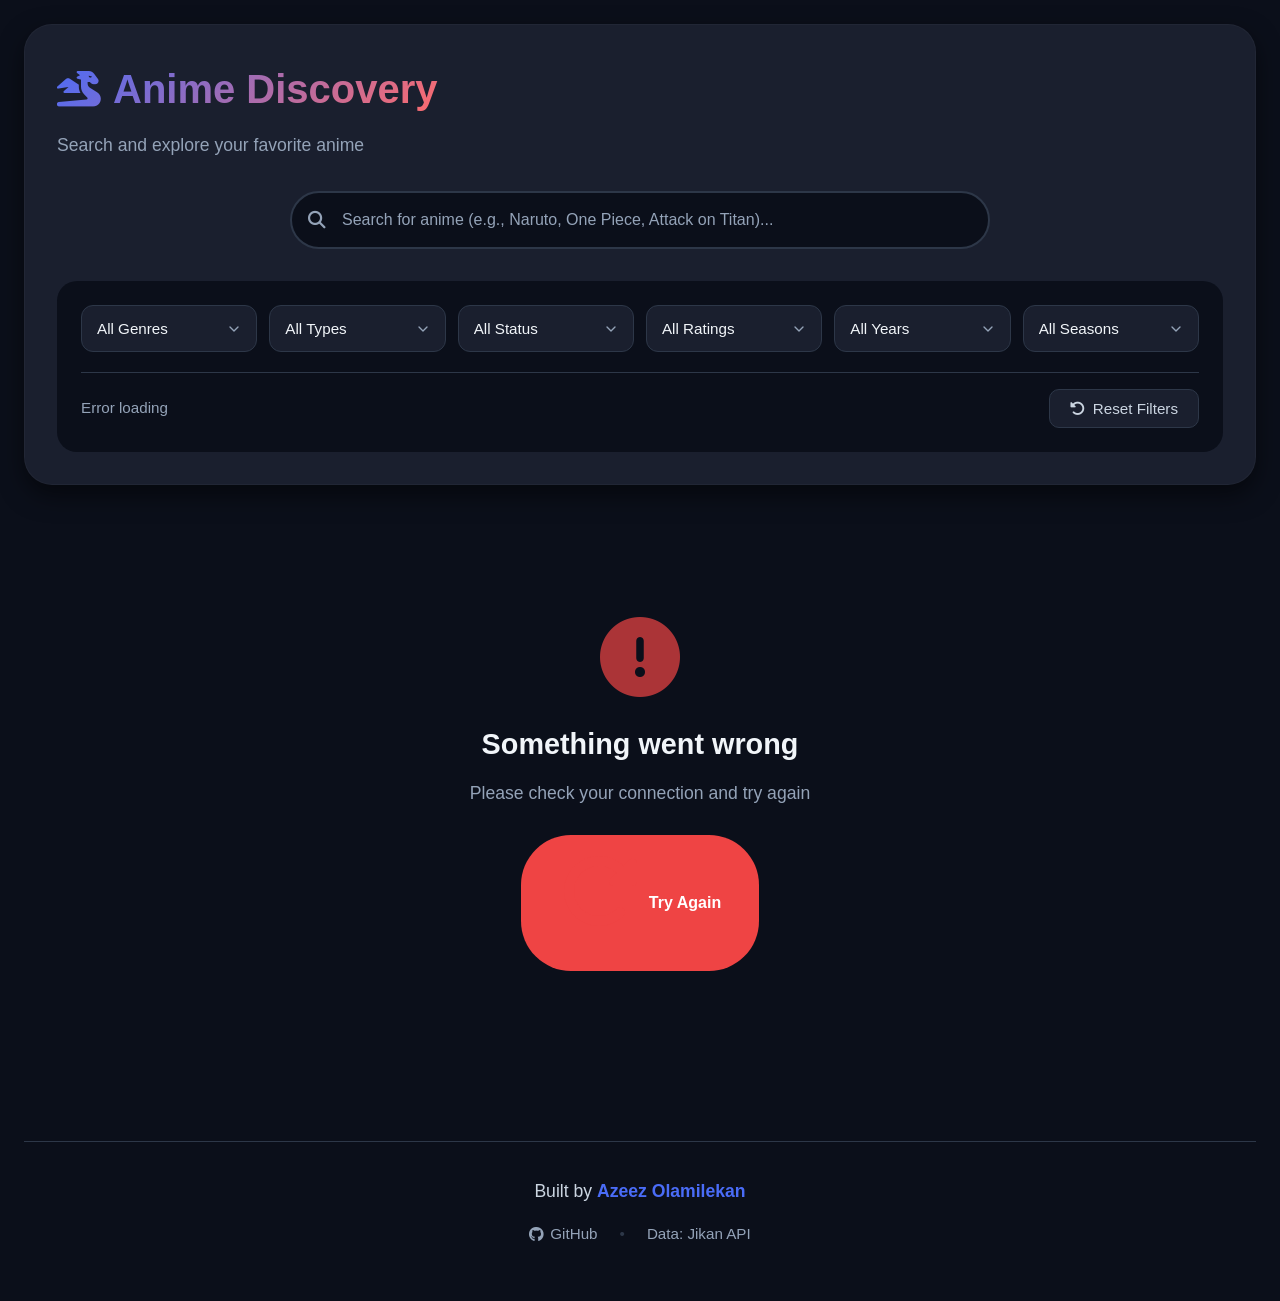
<file: Anime-app/index.html>
<!DOCTYPE html>
<html lang="en">
<head>
    <meta charset="UTF-8">
    <meta name="viewport" content="width=device-width, initial-scale=1.0">
    <title>Anime Discovery | Explore Your Favorite Anime</title>
    <link rel="stylesheet" href="style.css">
    <link rel="stylesheet" href="https://cdnjs.cloudflare.com/ajax/libs/font-awesome/6.4.0/css/all.min.css">
</head>
<body>
    <div class="app-wrapper">
        <!-- Header -->
        <header class="main-header">
            <div class="header-top">
                <div class="logo-area">
                    <h1 class="site-title">
                        <i class="fas fa-dragon"></i> 
                        Anime Discovery
                    </h1>
                    <p class="site-subtitle">Search and explore your favorite anime</p>
                </div>
                
                </a>
            </div>

            <!-- Search Section -->
            <div class="search-container">
                <div class="search-box">
                    <i class="fas fa-search search-icon"></i>
                    <input 
                        type="text" 
                        id="searchInput" 
                        placeholder="Search for anime (e.g., Naruto, One Piece, Attack on Titan)..."
                        autocomplete="off"
                    >
                    <button id="clearSearch" class="clear-search" title="Clear search">
                        <i class="fas fa-times"></i>
                    </button>
                </div>
            </div>

            <!-- Filters Section -->
            <div class="filters-container">
                <div class="filters-grid">
                    <select id="genreFilter" class="filter-select">
                        <option value="">All Genres</option>
                    </select>
                    
                    <select id="typeFilter" class="filter-select">
                        <option value="">All Types</option>
                        <option value="tv">TV Series</option>
                        <option value="movie">Movie</option>
                        <option value="ova">OVA</option>
                        <option value="special">Special</option>
                        <option value="ona">ONA</option>
                        <option value="music">Music</option>
                    </select>
                    
                    <select id="statusFilter" class="filter-select">
                        <option value="">All Status</option>
                        <option value="airing">Currently Airing</option>
                        <option value="complete">Completed</option>
                        <option value="upcoming">Upcoming</option>
                    </select>
                    
                    <select id="ratingFilter" class="filter-select">
                        <option value="">All Ratings</option>
                        <option value="g">G - All Ages</option>
                        <option value="pg">PG - Children</option>
                        <option value="pg13">PG-13 - Teens 13+</option>
                        <option value="r17">R - 17+ (Violence & Profanity)</option>
                        <option value="r">R+ - Mild Nudity</option>
                        <option value="rx">Hentai</option>
                    </select>
                    
                    <select id="yearFilter" class="filter-select">
                        <option value="">All Years</option>
                    </select>
                    
                    <select id="seasonFilter" class="filter-select">
                        <option value="">All Seasons</option>
                        <option value="winter">Winter</option>
                        <option value="spring">Spring</option>
                        <option value="summer">Summer</option>
                        <option value="fall">Fall</option>
                    </select>
                </div>
                
                <div class="filter-actions">
                    <span id="resultsCount" class="results-count">Loading...</span>
                    <button id="resetFilters" class="reset-filters">
                        <i class="fas fa-undo-alt"></i> Reset Filters
                    </button>
                </div>
            </div>
        </header>

        <!-- Main Content -->
        <main class="main-content">
            <!-- Anime Grid -->
            <div class="anime-grid" id="animeGrid"></div>

            <!-- Load More Container -->
            <div class="load-more-container" id="loadMoreContainer">
                <button id="loadMoreBtn" class="load-more-btn">
                    <span class="btn-text">Load More Anime</span>
                    <span class="btn-loader"></span>
                </button>
            </div>

            <!-- Loading State -->
            <div class="loading-state" id="loading">
                <div class="spinner"></div>
                <p>Discovering amazing anime...</p>
            </div>

            <!-- Empty State -->
            <div class="empty-state" id="emptyState">
                <i class="fas fa-search"></i>
                <h3>No results found 😢</h3>
                <p>Try adjusting your search or filters</p>
                <button id="clearEmptyFilters" class="clear-filters-btn">
                    Clear all filters
                </button>
            </div>

            <!-- Error State -->
            <div class="error-state" id="errorState">
                <i class="fas fa-exclamation-circle"></i>
                <h3>Something went wrong</h3>
                <p>Please check your connection and try again</p>
                <button id="retryButton" class="retry-btn">
                    <i class="fas fa-redo-alt"></i> Try Again
                </button>
            </div>
        </main>

        <!-- Footer -->
        <footer class="main-footer">
            <p>Built by <span class="highlight">Azeez Olamilekan</span></p>
            <div class="footer-links">
                <a href="https://github.com/yourusername" target="_blank" class="footer-link">
                    <i class="fab fa-github"></i> GitHub
                </a>
                <span class="separator">•</span>
                <span class="api-credit">Data: Jikan API</span>
            </div>
        </footer>
    </div>

    <script src="script.js"></script>
</body>
</html>
</file>
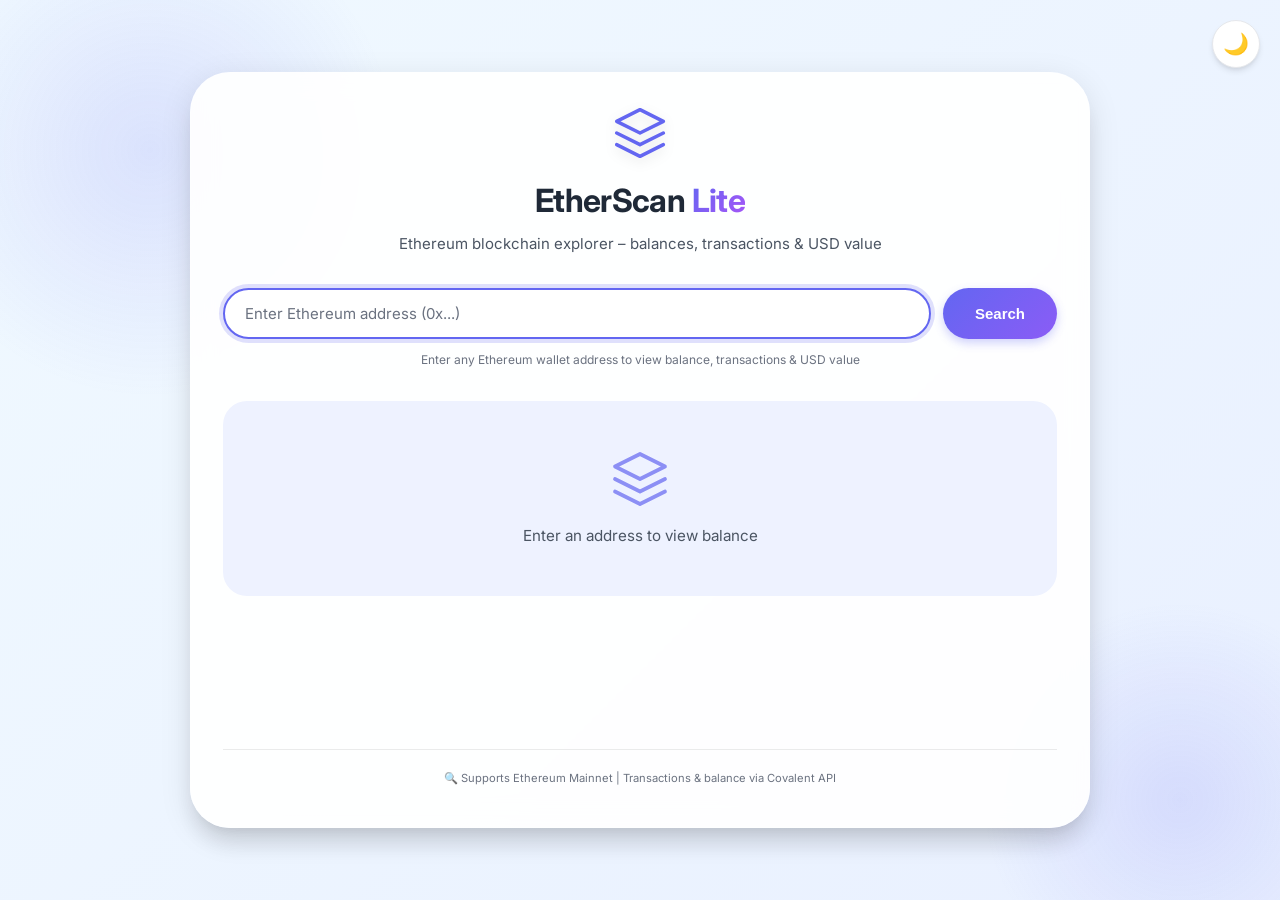
<file: Block chain explorer/index.html>
<!DOCTYPE html>
<html lang="en">
<head>
    <meta charset="UTF-8">
    <meta name="viewport" content="width=device-width, initial-scale=1.0, maximum-scale=1.0, user-scalable=yes">
    <meta name="description" content="Ethereum Blockchain Explorer - Check balances, transactions, and USD values">
    <title>EtherScan Lite | Blockchain Explorer</title>
    <link rel="preconnect" href="https://fonts.googleapis.com">
    <link rel="preconnect" href="https://fonts.gstatic.com" crossorigin>
    <link href="https://fonts.googleapis.com/css2?family=Inter:opsz,wght@14..32,300;14..32,400;14..32,500;14..32,600;14..32,700&display=swap" rel="stylesheet">
    <link rel="stylesheet" href="style.css">
</head>
<body>
    <div class="theme-toggle-wrapper">
        <button id="themeToggle" class="theme-toggle" aria-label="Toggle theme">
            <span class="theme-icon">🌙</span>
        </button>
    </div>

    <div class="container">
        <div class="explorer-card" id="explorerCard">
            <div class="card-header">
                <div class="icon-wrapper">
                    <svg class="blockchain-icon" viewBox="0 0 24 24" fill="none" xmlns="http://www.w3.org/2000/svg">
                        <path d="M12 2L2 7L12 12L22 7L12 2Z" stroke="currentColor" stroke-width="1.5" stroke-linecap="round" stroke-linejoin="round"/>
                        <path d="M2 17L12 22L22 17" stroke="currentColor" stroke-width="1.5" stroke-linecap="round" stroke-linejoin="round"/>
                        <path d="M2 12L12 17L22 12" stroke="currentColor" stroke-width="1.5" stroke-linecap="round" stroke-linejoin="round"/>
                    </svg>
                </div>
                <h1 class="title">EtherScan <span class="highlight">Lite</span></h1>
                <p class="subtitle">Ethereum blockchain explorer – balances, transactions & USD value</p>
            </div>

            <div class="search-section">
                <div class="input-group">
                    <input type="text" id="addressInput" class="address-input" placeholder="Enter Ethereum address (0x...)" autocomplete="off" spellcheck="false">
                    <button id="searchBtn" class="search-btn">
                        <span class="btn-text">Search</span>
                        <span class="loader" id="loader"></span>
                    </button>
                </div>
                <p class="input-hint">Enter any Ethereum wallet address to view balance, transactions & USD value</p>
            </div>

            <div class="result-container" id="resultContainer">
                <!-- Placeholder (initial) -->
                <div class="result-placeholder" id="resultPlaceholder">
                    <svg class="placeholder-icon" viewBox="0 0 24 24" fill="none" xmlns="http://www.w3.org/2000/svg">
                        <path d="M12 2L2 7L12 12L22 7L12 2Z" stroke="currentColor" stroke-width="1.5" stroke-linecap="round" stroke-linejoin="round"/>
                        <path d="M2 17L12 22L22 17" stroke="currentColor" stroke-width="1.5" stroke-linecap="round" stroke-linejoin="round"/>
                        <path d="M2 12L12 17L22 12" stroke="currentColor" stroke-width="1.5" stroke-linecap="round" stroke-linejoin="round"/>
                    </svg>
                    <p>Enter an address to view balance</p>
                </div>

                <!-- Actual result content (initially hidden) -->
                <div class="result-content" id="resultContent" style="display: none;">
                    <!-- Skeleton loaders -->
                    <div id="balanceSkeleton" class="skeleton-balance" style="display: none;">
                        <div class="balance-card">
                            <div class="balance-item">
                                <span class="balance-label">Balance (ETH)</span>
                                <div class="balance-value shimmer" style="width: 150px; height: 40px; margin: 0 auto;"></div>
                            </div>
                            <div class="balance-item">
                                <span class="balance-label">USD Value</span>
                                <div class="balance-value shimmer" style="width: 120px; height: 40px; margin: 0 auto;"></div>
                            </div>
                        </div>
                    </div>
                    <div id="transactionsSkeleton" class="skeleton-transactions" style="display: none;">
                        <div class="section-title">📜 Transaction History</div>
                        <div class="transactions-list">
                            <div class="skeleton-item shimmer"></div>
                            <div class="skeleton-item shimmer"></div>
                            <div class="skeleton-item shimmer"></div>
                            <div class="skeleton-item shimmer"></div>
                            <div class="skeleton-item shimmer"></div>
                        </div>
                    </div>

                    <!-- Real data (initially hidden) -->
                    <div id="realData" style="display: none;">
                        <div class="result-header">
                            <span class="result-label">Wallet Address</span>
                            <div class="address-wrapper">
                                <span class="result-address" id="walletAddress"></span>
                                <button class="copy-btn" id="copyBtn" title="Copy address">
                                    <svg width="16" height="16" viewBox="0 0 24 24" fill="none" xmlns="http://www.w3.org/2000/svg">
                                        <path d="M16 1H4C2.9 1 2 1.9 2 3V17H4V3H16V1ZM19 5H8C6.9 5 6 5.9 6 7V21C6 22.1 6.9 23 8 23H19C20.1 23 21 22.1 21 21V7C21 5.9 20.1 5 19 5ZM19 21H8V7H19V21Z" fill="currentColor"/>
                                    </svg>
                                </button>
                            </div>
                        </div>
                        <div class="balance-section">
                            <div class="balance-card">
                                <div class="balance-item">
                                    <span class="balance-label">Balance (ETH)</span>
                                    <div class="balance-value">
                                        <span id="balanceAmount">0.00</span>
                                        <span class="balance-unit">ETH</span>
                                    </div>
                                </div>
                                <div class="balance-item">
                                    <span class="balance-label">USD Value</span>
                                    <div class="balance-value usd-value">
                                        <span id="usdAmount">$0.00</span>
                                    </div>
                                </div>
                            </div>
                        </div>
                        <div class="transactions-section">
                            <h3 class="section-title">
                                <span>📜 Transaction History</span>
                                <a href="#" id="etherscanLink" class="etherscan-link" target="_blank">View on Etherscan →</a>
                            </h3>
                            <div id="transactionsList" class="transactions-list"></div>
                            <div id="transactionsEmpty" class="transactions-empty" style="display: none;">No transactions found for this address.</div>
                        </div>
                        <div class="result-footer">
                            <span class="powered-by">Powered by Covalent & CoinGecko | Real‑time Ethereum data</span>
                        </div>
                    </div>
                </div>

                
                <div class="error-message" id="errorMessage" style="display: none;">
                    <svg width="20" height="20" viewBox="0 0 24 24" fill="none" xmlns="http://www.w3.org/2000/svg">
                        <path d="M12 8V12M12 16H12.01M3 12C3 7.02944 7.02944 3 12 3C16.9706 3 21 7.02944 21 12C21 16.9706 16.9706 21 12 21C7.02944 21 3 16.9706 3 12Z" stroke="currentColor" stroke-width="2" stroke-linecap="round"/>
                    </svg>
                    <span id="errorText"></span>
                </div>
            </div>

            <div class="card-footer">
                <p>🔍 Supports Ethereum Mainnet | Transactions & balance via Covalent API</p>
            </div>
        </div>
    </div>

    <div id="toastContainer" class="toast-container"></div>

    <script src="script.js"></script>
</body>
</html>
</file>
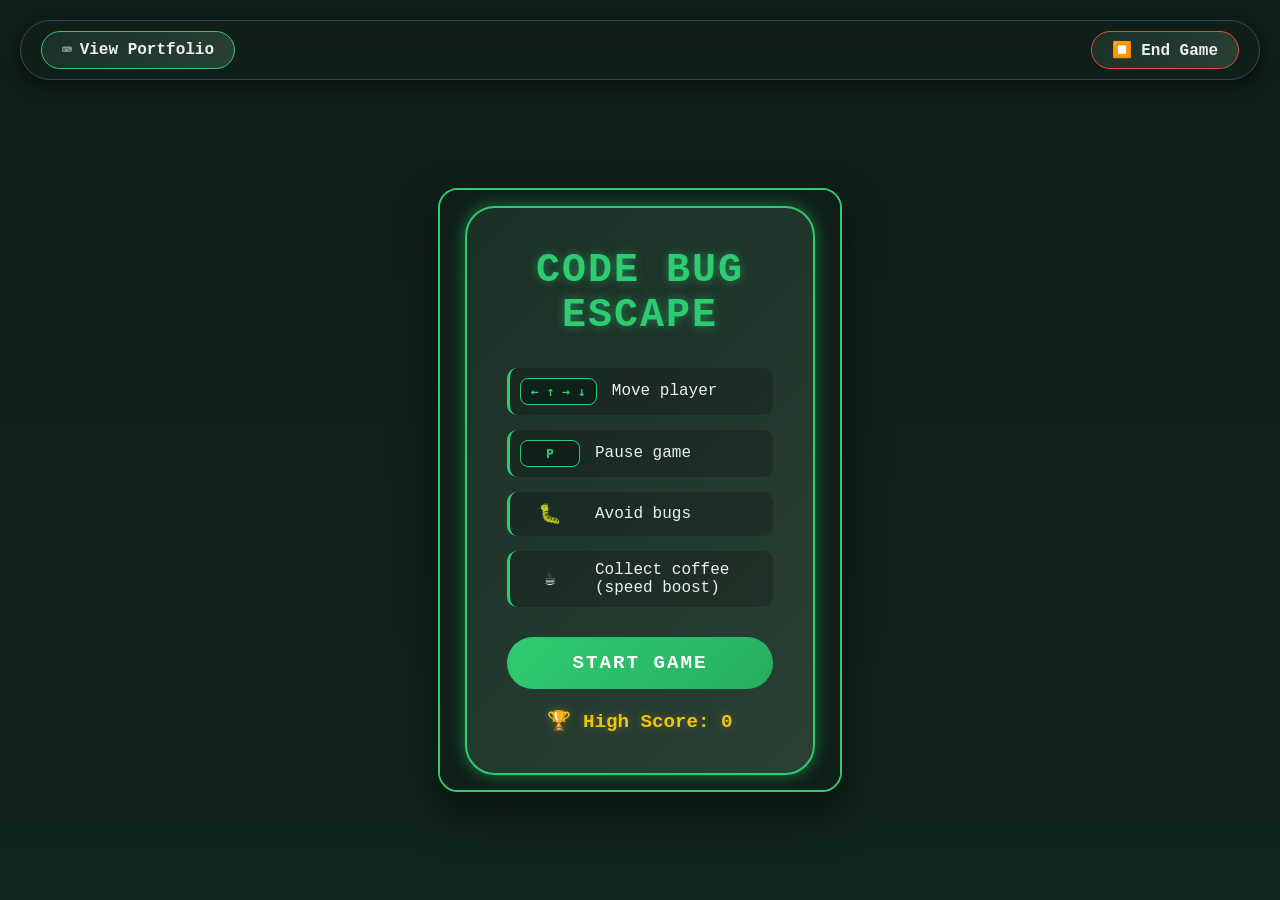
<file: code-bug-escape/index.html>
<!DOCTYPE html>
<html>
<head>
  <title>Code Bug Escape | Debug Your Way Out</title>
  <link rel="stylesheet" href="style.css">
</head>
<body>
  <!-- Navigation -->
  <div class="nav-bar">
    <a href="https://zaydev.netlify.app" class="portfolio-link" target="_blank">
      <span class="link-icon">⌨️</span> View Portfolio
    </a>
    <button id="endGameBtn" class="nav-btn danger-btn">⏹️ End Game</button>
  </div>

  <!-- Game Container -->
  <div class="game-container">
    <canvas id="gameCanvas" width="400" height="600"></canvas>
    
    <!-- Start Screen Overlay -->
    <div class="start-screen" id="startScreen">
      <div class="start-content">
        <h1 class="game-title">CODE BUG ESCAPE</h1>
        <div class="instructions">
          <div class="instruction-item">
            <span class="key-icon">← ↑ → ↓</span>
            <span>Move player</span>
          </div>
          <div class="instruction-item">
            <span class="key-icon">P</span>
            <span>Pause game</span>
          </div>
          <div class="instruction-item">
            <span class="bug-icon">🐛</span>
            <span>Avoid bugs</span>
          </div>
          <div class="instruction-item">
            <span class="power-icon">☕</span>
            <span>Collect coffee (speed boost)</span>
          </div>
        </div>
        <button id="startBtn" class="start-btn">START GAME</button>
        <div class="high-score" id="startScreenHighScore">🏆 High Score: 0</div>
      </div>
    </div>

    <!-- Pause Screen -->
    <div class="pause-screen" id="pauseScreen">
      <h2>PAUSED</h2>
      <p>Press P to resume</p>
    </div>

    <!-- Game UI -->
    <div class="game-ui">
      <div class="stats">
        <div class="stat-box">
          <span class="stat-label">SCORE</span>
          <span class="stat-value" id="score">0</span>
        </div>
        <div class="stat-box">
          <span class="stat-label">HIGH SCORE</span>
          <span class="stat-value" id="highScore">0</span>
        </div>
      </div>
      <div class="power-indicator" id="powerIndicator">
        <span class="power-text">☕ POWER-UP ACTIVE</span>
        <div class="power-timer" id="powerTimer"></div>
      </div>
    </div>
  </div>

  <script src="game.js"></script>
</body>
</html>
</file>
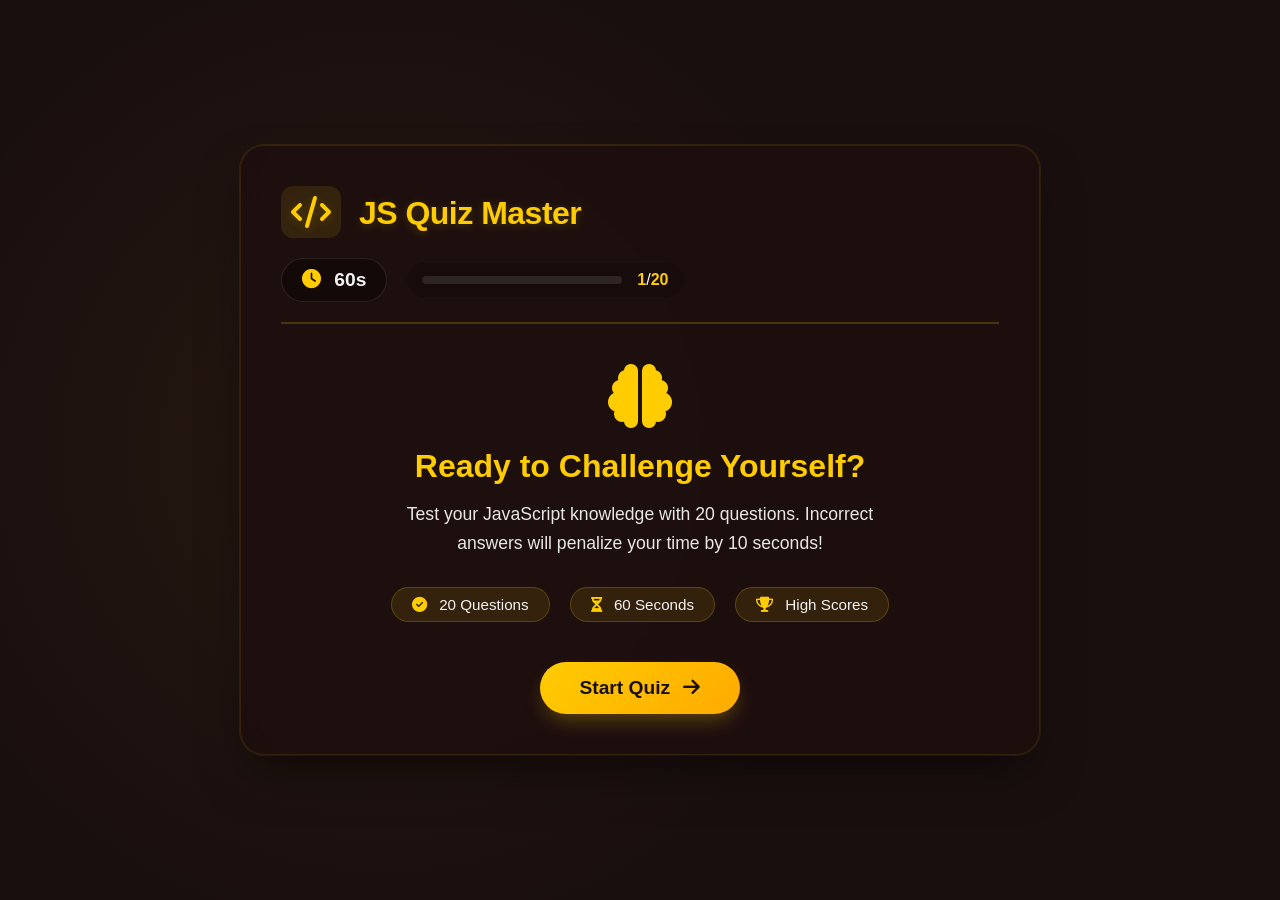
<file: coding-quiz/index.html>
<!DOCTYPE html>
<html lang="en">
<head>
    <meta charset="UTF-8">
    <meta name="viewport" content="width=device-width, initial-scale=1.0">
    <title>JavaScript Quiz Master | Test Your Skills</title>
    <link rel="stylesheet" href="style.css">
    <link rel="stylesheet" href="https://cdnjs.cloudflare.com/ajax/libs/font-awesome/6.4.0/css/all.min.css">
</head>
<body>
    <div class="container">
        <!-- Header -->
        <header>
            <h1><i class="fas fa-code"></i> JS Quiz Master</h1>
            <div class="header-right">
                <div class="timer" id="timerDisplay">
                    <i class="fas fa-clock"></i> <span id="time">60</span>s
                </div>
                <div class="progress-section">
                    <div class="progress-container">
                        <div class="progress-bar" id="progressBar"></div>
                    </div>
                    <div class="question-counter" id="questionCounter">
                        <span id="currentQ">1</span>/<span id="totalQs">20</span>
                    </div>
                </div>
            </div>
        </header>

        <!-- Start Screen -->
        <div class="start-screen" id="startScreen">
            <div class="start-content">
                <i class="fas fa-brain start-icon"></i>
                <h2>Ready to Challenge Yourself?</h2>
                <p>Test your JavaScript knowledge with 20 questions. Incorrect answers will penalize your time by 10 seconds!</p>
                <div class="feature-list">
                    <span><i class="fas fa-check-circle"></i> 20 Questions</span>
                    <span><i class="fas fa-hourglass-half"></i> 60 Seconds</span>
                    <span><i class="fas fa-trophy"></i> High Scores</span>
                </div>
                <button id="startBtn" class="primary-btn">Start Quiz <i class="fas fa-arrow-right"></i></button>
            </div>
        </div>

        <!-- Quiz Container -->
        <div class="quiz-container" id="quizContainer" style="display: none;">
            <div class="question" id="question"></div>
            <div class="options" id="options"></div>
            <div class="feedback" id="feedback"></div>
        </div>

        <!-- Results Screen -->
        <div class="results" id="resultsScreen" style="display: none;">
            <div class="results-content">
                <i class="fas fa-trophy results-icon"></i>
                <h2>Quiz Complete!</h2>
                <div class="score-display">
                    <span class="score-label">Your Score</span>
                    <span class="score-value" id="score">0</span>
                    <span class="score-max">/20</span>
                </div>
                <div class="performance-message" id="performanceMessage"></div>
                
                <form id="scoreForm" class="score-form">
                    <input type="text" id="initials" placeholder="Enter initials" maxlength="3" autocomplete="off">
                    <button type="submit" class="primary-btn">Save Score</button>
                </form>
                
                <div class="high-scores">
                    <h3><i class="fas fa-medal"></i> High Scores</h3>
                    <ol id="highScoresList"></ol>
                </div>
                
                <div class="action-buttons">
                    <button id="restartBtn" class="secondary-btn"><i class="fas fa-redo-alt"></i> Play Again</button>
                    <a href="#" id="portfolioBtn" class="portfolio-btn"><i class="fas fa-briefcase"></i> View Portfolio</a>
                </div>
            </div>
        </div>
    </div>

    <script src="script.js"></script>
</body>
</html>
</file>
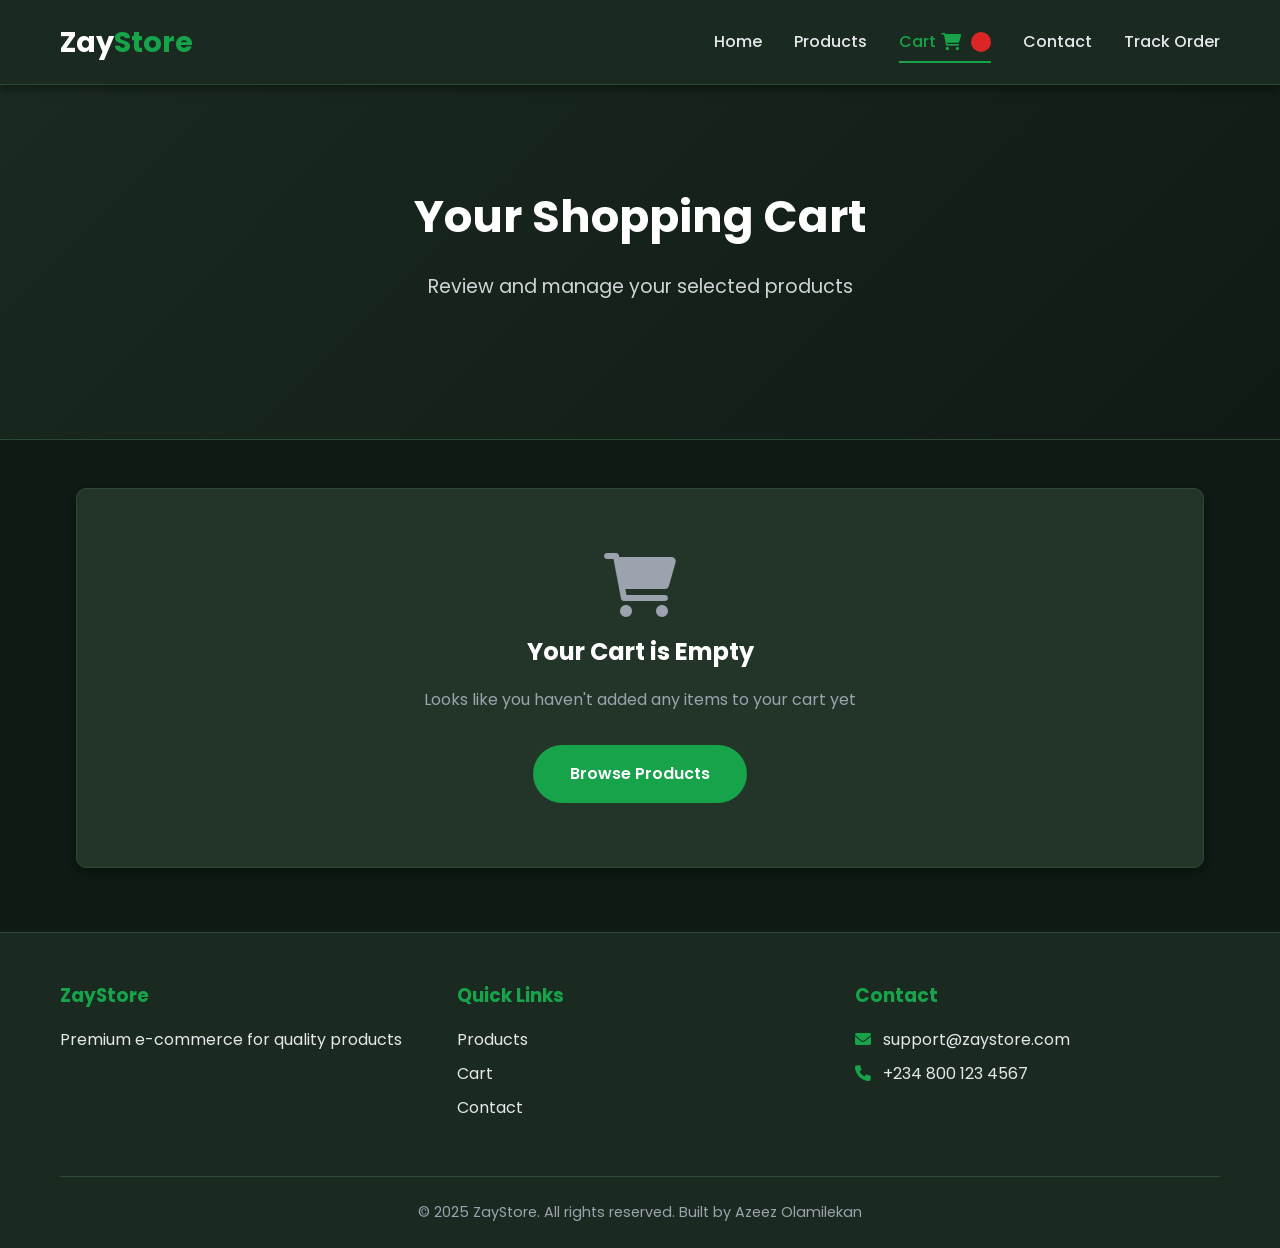
<file: E-commerce website/cart.html>
<!DOCTYPE html>
<html lang="en">
<head>
  <meta charset="UTF-8" />
  <meta name="viewport" content="width=device-width, initial-scale=1.0" />
  <title>Your Cart | ZayStore</title>
  <link href="https://fonts.googleapis.com/css2?family=Poppins:wght@300;400;500;600;700&display=swap" rel="stylesheet">
  <link rel="stylesheet" href="https://cdnjs.cloudflare.com/ajax/libs/font-awesome/6.0.0/css/all.min.css">
  <link rel="stylesheet" href="style.css" />
</head>
<body>
  <header class="navbar">
    <div class="container">
      <div class="logo">
        <a href="index.html">Zay<span>Store</span></a>
      </div>
      <nav>
        <ul class="nav-links">
          <li><a href="index.html">Home</a></li>
          <li><a href="products.html">Products</a></li>
          <li><a href="cart.html" class="active">Cart <i class="fas fa-shopping-cart"></i> <span class="cart-counter"></span></a></li>
          <li><a href="contact.html">Contact</a></li>
          <li><a href="order-tracking.html">Track Order</a></li>
        </ul>
        <div class="hamburger">
          <span></span>
          <span></span>
          <span></span>
        </div>
      </nav>
    </div>
  </header>

  <section class="hero">
    <div class="hero-content">
      <h1>Your Shopping Cart</h1>
      <p>Review and manage your selected products</p>
    </div>
  </section>

  <main class="container">
    <section class="cart-container" id="cart-content">
      <div class="loading-spinner">
        <i class="fas fa-spinner fa-spin"></i>
        <p>Loading your cart...</p>
      </div>
    </section>
  </main>

  <footer class="footer">
    <div class="container">
      <div class="footer-content">
        <div class="footer-section">
          <h3>ZayStore</h3>
          <p>Premium e-commerce for quality products</p>
        </div>
        <div class="footer-section">
          <h3>Quick Links</h3>
          <ul>
            <li><a href="products.html">Products</a></li>
            <li><a href="cart.html">Cart</a></li>
            <li><a href="contact.html">Contact</a></li>
          </ul>
        </div>
        <div class="footer-section">
          <h3>Contact</h3>
          <p><i class="fas fa-envelope"></i> support@zaystore.com</p>
          <p><i class="fas fa-phone"></i> +234 800 123 4567</p>
        </div>
      </div>
      <div class="footer-bottom">
        <p>&copy; 2025 ZayStore. All rights reserved. Built by Azeez Olamilekan</p>
      </div>
    </div>
  </footer>

  <div class="toast-container" id="toast-container"></div>
  <script src="cart.js"></script>
</body>
</html>
</file>
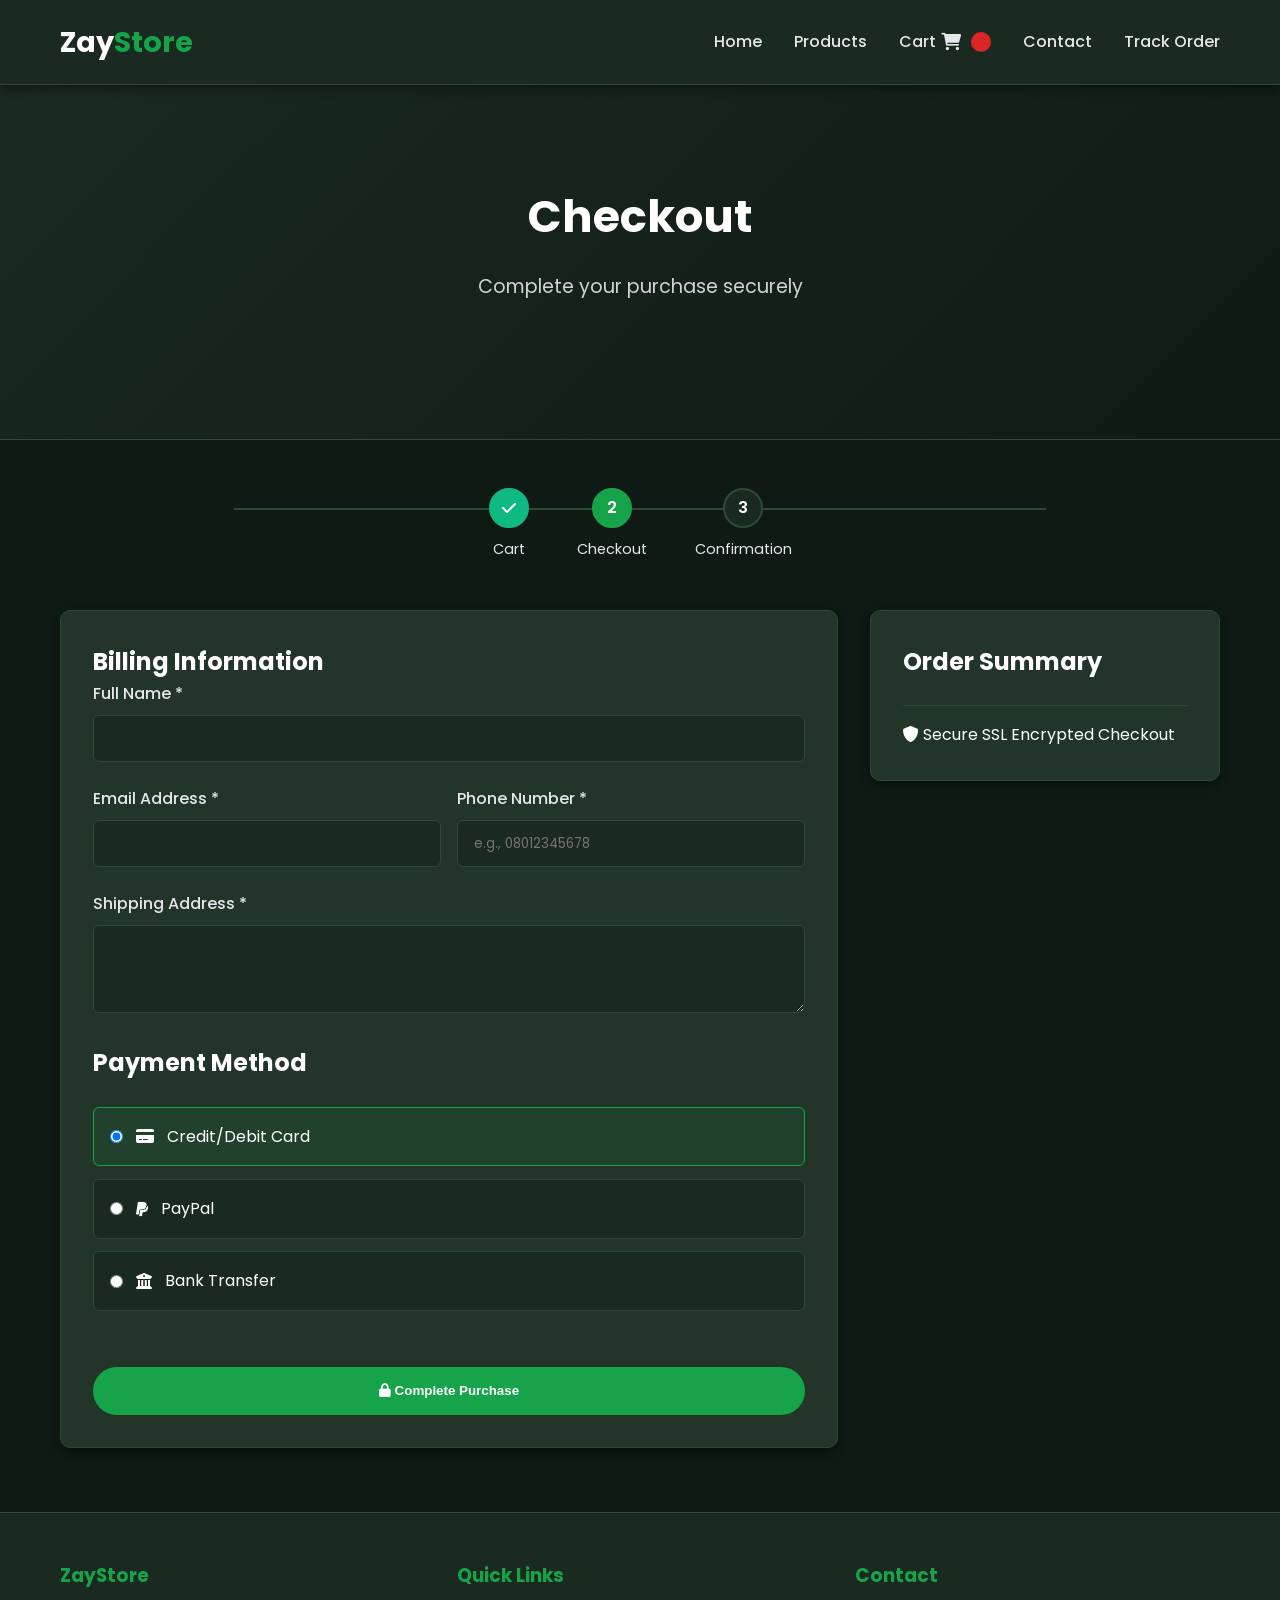
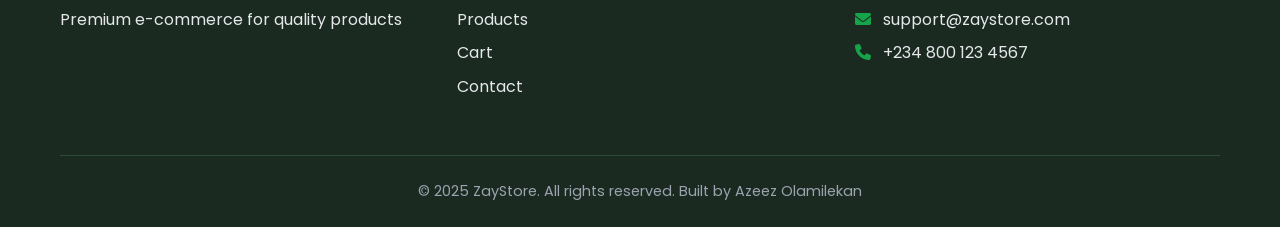
<file: E-commerce website/checkout.html>
<!DOCTYPE html>
<html lang="en">
<head>
  <meta charset="UTF-8" />
  <meta name="viewport" content="width=device-width, initial-scale=1.0" />
  <title>Checkout | ZayStore</title>
  <link href="https://fonts.googleapis.com/css2?family=Poppins:wght@300;400;500;600;700&display=swap" rel="stylesheet">
  <link rel="stylesheet" href="https://cdnjs.cloudflare.com/ajax/libs/font-awesome/6.0.0/css/all.min.css">
  <link rel="stylesheet" href="style.css" />
</head>
<body>
  <header class="navbar">
    <div class="container">
      <div class="logo">
        <a href="index.html">Zay<span>Store</span></a>
      </div>
      <nav>
        <ul class="nav-links">
          <li><a href="index.html">Home</a></li>
          <li><a href="products.html">Products</a></li>
          <li><a href="cart.html">Cart <i class="fas fa-shopping-cart"></i> <span class="cart-counter"></span></a></li>
          <li><a href="contact.html">Contact</a></li>
          <li><a href="order-tracking.html">Track Order</a></li>
        </ul>
        <div class="hamburger">
          <span></span>
          <span></span>
          <span></span>
        </div>
      </nav>
    </div>
  </header>

  <section class="hero">
    <div class="hero-content">
      <h1>Checkout</h1>
      <p>Complete your purchase securely</p>
    </div>
  </section>

  <div class="container">
    <div class="checkout-steps">
      <div class="step completed">
        <div class="step-number"><i class="fas fa-check"></i></div>
        <span class="step-label">Cart</span>
      </div>
      <div class="step active">
        <div class="step-number">2</div>
        <span class="step-label">Checkout</span>
      </div>
      <div class="step">
        <div class="step-number">3</div>
        <span class="step-label">Confirmation</span>
      </div>
    </div>
  </div>

  <main class="container">
    <div class="checkout-container">
      <form id="checkout-form" class="checkout-form">
        <h2>Billing Information</h2>
        
        <div class="form-group">
          <label for="name">Full Name *</label>
          <input type="text" id="name" name="name" class="form-control" required>
        </div>
        
        <div class="form-row">
          <div class="form-group">
            <label for="email">Email Address *</label>
            <input type="email" id="email" name="email" class="form-control" required>
          </div>
          <div class="form-group">
            <label for="phone">Phone Number *</label>
            <input type="tel" id="phone" name="phone" class="form-control" required placeholder="e.g., 08012345678">
          </div>
        </div>
        
        <div class="form-group">
          <label for="address">Shipping Address *</label>
          <textarea id="address" name="address" class="form-control" rows="3" required></textarea>
        </div>
        
        <h2>Payment Method</h2>
        
        <div class="payment-methods">
          <label class="payment-option active" data-method="credit-card">
            <input type="radio" name="payment-method" value="credit-card" checked>
            <i class="fas fa-credit-card"></i>
            <span>Credit/Debit Card</span>
          </label>
          
          <div class="credit-card-form" id="credit-card-form">
            <div class="form-group">
              <label for="card-number">Card Number</label>
              <input type="text" id="card-number" name="card-number" class="form-control" placeholder="1234 5678 9012 3456">
            </div>
            
            <div class="form-row">
              <div class="form-group">
                <label for="expiry-date">Expiry Date</label>
                <input type="text" id="expiry-date" name="expiry-date" class="form-control" placeholder="MM/YY">
              </div>
              <div class="form-group">
                <label for="cvv">CVV</label>
                <input type="text" id="cvv" name="cvv" class="form-control" placeholder="123">
              </div>
            </div>
            
            <div class="form-group">
              <label for="card-name">Name on Card</label>
              <input type="text" id="card-name" name="card-name" class="form-control">
            </div>
          </div>
          
          <label class="payment-option" data-method="paypal">
            <input type="radio" name="payment-method" value="paypal">
            <i class="fab fa-paypal"></i>
            <span>PayPal</span>
          </label>
          
          <label class="payment-option" data-method="bank-transfer">
            <input type="radio" name="payment-method" value="bank-transfer">
            <i class="fas fa-university"></i>
            <span>Bank Transfer</span>
          </label>
          
          <div class="bank-transfer-details" id="bank-transfer-details">
            <div class="bank-info">
              <h4>Bank Transfer Details</h4>
              <p><strong>Bank:</strong> Zenith Bank</p>
              <p><strong>Account Number:</strong> 1234567890</p>
              <p><strong>Account Name:</strong> ZayStore Enterprises</p>
            </div>
            <p class="text-muted">Please make your transfer and send the receipt to payments@zaystore.com</p>
          </div>
        </div>
        
        <button type="submit" class="btn btn-primary" style="width: 100%; margin-top: 2rem;">
          <i class="fas fa-lock"></i> Complete Purchase
        </button>
      </form>
      
      <div class="order-summary">
        <h2>Order Summary</h2>
        
        <div class="order-items" id="order-items"></div>
        
        <div class="order-total" id="order-total"></div>
        
        <div class="secure-checkout">
          <i class="fas fa-shield-alt"></i>
          <span>Secure SSL Encrypted Checkout</span>
        </div>
      </div>
    </div>
  </main>

  <footer class="footer">
    <div class="container">
      <div class="footer-content">
        <div class="footer-section">
          <h3>ZayStore</h3>
          <p>Premium e-commerce for quality products</p>
        </div>
        <div class="footer-section">
          <h3>Quick Links</h3>
          <ul>
            <li><a href="products.html">Products</a></li>
            <li><a href="cart.html">Cart</a></li>
            <li><a href="contact.html">Contact</a></li>
          </ul>
        </div>
        <div class="footer-section">
          <h3>Contact</h3>
          <p><i class="fas fa-envelope"></i> support@zaystore.com</p>
          <p><i class="fas fa-phone"></i> +234 800 123 4567</p>
        </div>
      </div>
      <div class="footer-bottom">
        <p>&copy; 2025 ZayStore. All rights reserved. Built by Azeez Olamilekan</p>
      </div>
    </div>
  </footer>

  <div class="toast-container" id="toast-container"></div>
  <script src="checkout.js"></script>
</body>
</html>
</file>
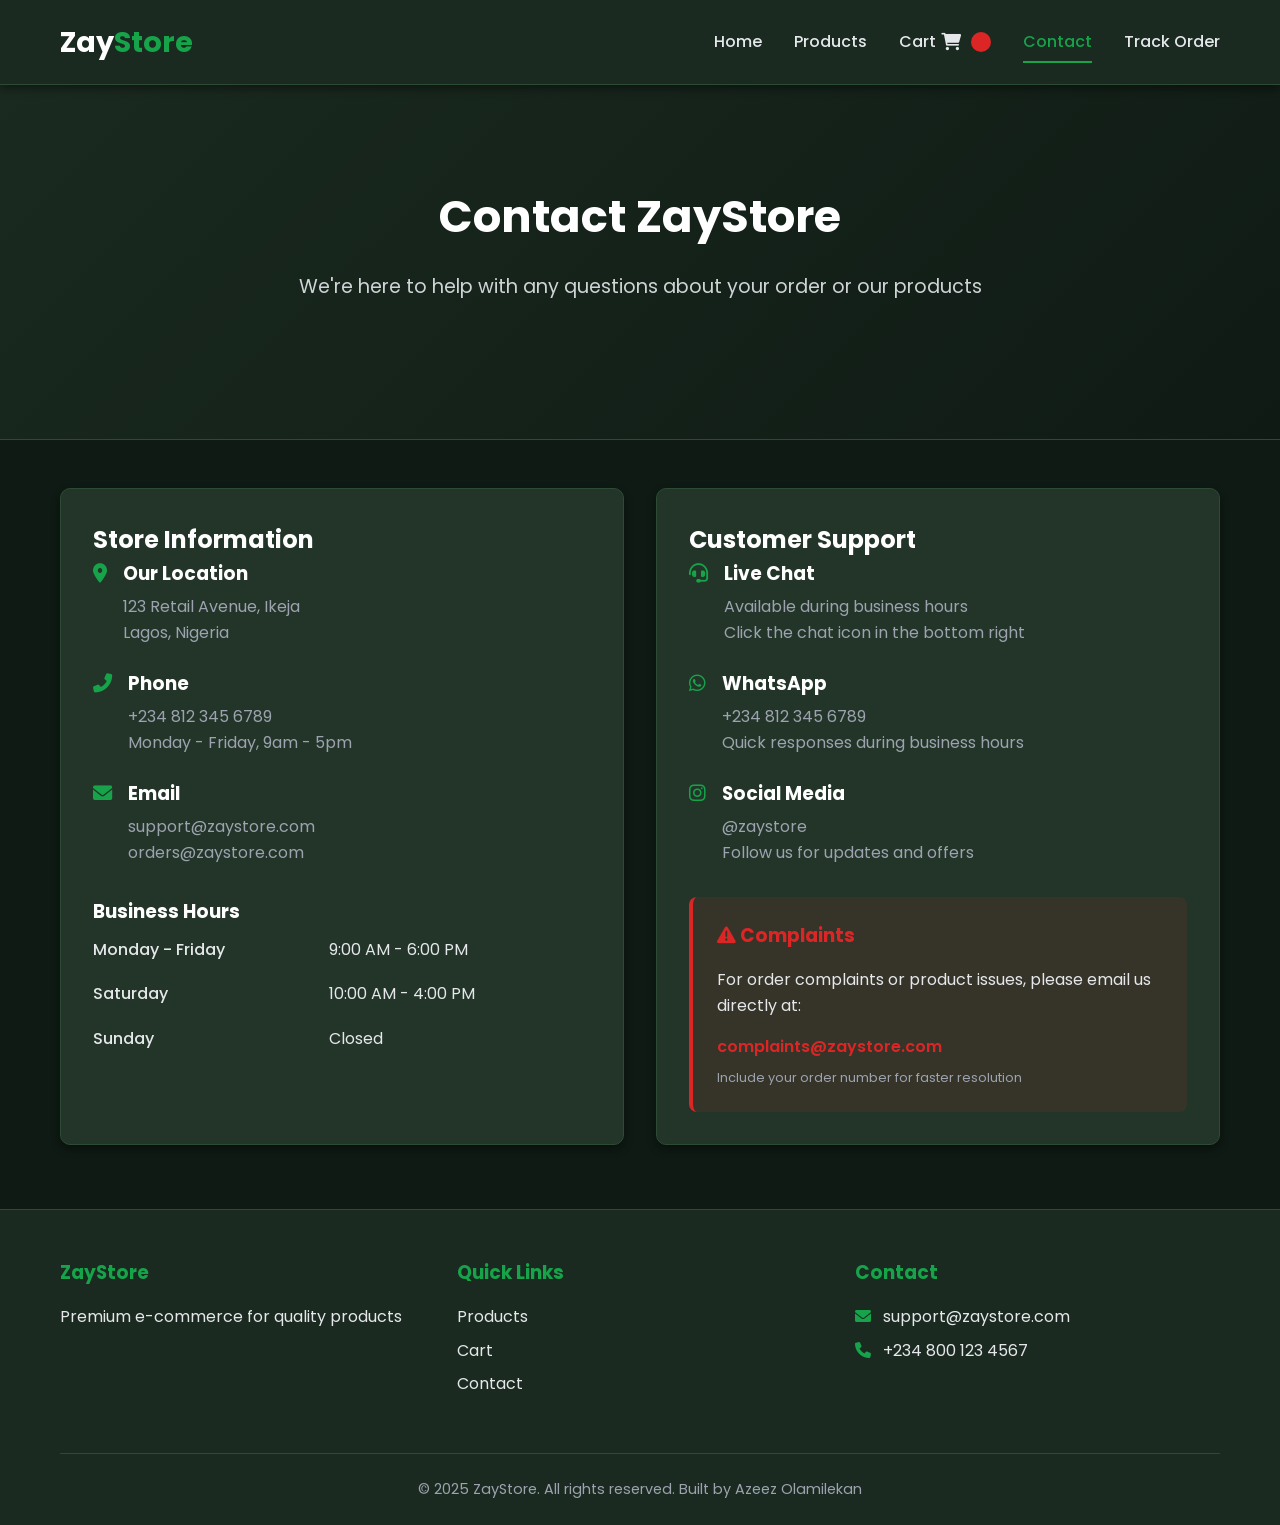
<file: E-commerce website/contact.html>
<!DOCTYPE html>
<html lang="en">
<head>
  <meta charset="UTF-8">
  <meta name="viewport" content="width=device-width, initial-scale=1.0">
  <title>Contact Us | ZayStore</title>
  <link href="https://fonts.googleapis.com/css2?family=Poppins:wght@300;400;500;600;700&display=swap" rel="stylesheet">
  <link rel="stylesheet" href="https://cdnjs.cloudflare.com/ajax/libs/font-awesome/6.0.0/css/all.min.css">
  <link rel="stylesheet" href="style.css">
</head>
<body>
  <header class="navbar">
    <div class="container">
      <div class="logo">
        <a href="index.html">Zay<span>Store</span></a>
      </div>
      <nav>
        <ul class="nav-links">
          <li><a href="index.html">Home</a></li>
          <li><a href="products.html">Products</a></li>
          <li><a href="cart.html">Cart <i class="fas fa-shopping-cart"></i> <span class="cart-counter"></span></a></li>
          <li><a href="contact.html" class="active">Contact</a></li>
          <li><a href="order-tracking.html">Track Order</a></li>
        </ul>
        <div class="hamburger">
          <span></span>
          <span></span>
          <span></span>
        </div>
      </nav>
    </div>
  </header>

  <section class="hero">
    <div class="hero-content">
      <h1>Contact ZayStore</h1>
      <p>We're here to help with any questions about your order or our products</p>
    </div>
  </section>

  <main class="container">
    <div class="contact-container">
      <div class="contact-card">
        <h2>Store Information</h2>
        
        <div class="contact-info-item">
          <div class="contact-icon">
            <i class="fas fa-map-marker-alt"></i>
          </div>
          <div class="contact-content">
            <h3>Our Location</h3>
            <p>123 Retail Avenue, Ikeja<br>Lagos, Nigeria</p>
          </div>
        </div>
        
        <div class="contact-info-item">
          <div class="contact-icon">
            <i class="fas fa-phone-alt"></i>
          </div>
          <div class="contact-content">
            <h3>Phone</h3>
            <p>+234 812 345 6789<br>Monday - Friday, 9am - 5pm</p>
          </div>
        </div>
        
        <div class="contact-info-item">
          <div class="contact-icon">
            <i class="fas fa-envelope"></i>
          </div>
          <div class="contact-content">
            <h3>Email</h3>
            <p>support@zaystore.com<br>orders@zaystore.com</p>
          </div>
        </div>
        
        <div class="business-hours">
          <h3>Business Hours</h3>
          <table class="hours-table">
            <tr>
              <td>Monday - Friday</td>
              <td>9:00 AM - 6:00 PM</td>
            </tr>
            <tr>
              <td>Saturday</td>
              <td>10:00 AM - 4:00 PM</td>
            </tr>
            <tr>
              <td>Sunday</td>
              <td>Closed</td>
            </tr>
          </table>
        </div>
      </div>
      
      <div class="contact-card">
        <h2>Customer Support</h2>
        
        <div class="contact-info-item">
          <div class="contact-icon">
            <i class="fas fa-headset"></i>
          </div>
          <div class="contact-content">
            <h3>Live Chat</h3>
            <p>Available during business hours<br>Click the chat icon in the bottom right</p>
          </div>
        </div>
        
        <div class="contact-info-item">
          <div class="contact-icon">
            <i class="fab fa-whatsapp"></i>
          </div>
          <div class="contact-content">
            <h3>WhatsApp</h3>
            <p>+234 812 345 6789<br>Quick responses during business hours</p>
          </div>
        </div>
        
        <div class="contact-info-item">
          <div class="contact-icon">
            <i class="fab fa-instagram"></i>
          </div>
          <div class="contact-content">
            <h3>Social Media</h3>
            <p>@zaystore<br>Follow us for updates and offers</p>
          </div>
        </div>
        
        <div style="margin-top: 2rem; padding: 1.5rem; background: rgba(220, 38, 38, 0.1); border-radius: 8px; border-left: 4px solid var(--danger);">
          <h3 style="color: var(--danger); margin-bottom: 1rem;">
            <i class="fas fa-exclamation-triangle"></i> Complaints
          </h3>
          <p style="color: var(--text-secondary); margin-bottom: 1rem;">
            For order complaints or product issues, please email us directly at:
          </p>
          <a href="mailto:complaints@zaystore.com" style="color: var(--danger); font-weight: 600; text-decoration: none;">
            complaints@zaystore.com
          </a>
          <p style="color: var(--text-muted); font-size: 0.8rem; margin-top: 0.5rem;">
            Include your order number for faster resolution
          </p>
        </div>
      </div>
    </div>
  </main>

  <footer class="footer">
    <div class="container">
      <div class="footer-content">
        <div class="footer-section">
          <h3>ZayStore</h3>
          <p>Premium e-commerce for quality products</p>
        </div>
        <div class="footer-section">
          <h3>Quick Links</h3>
          <ul>
            <li><a href="products.html">Products</a></li>
            <li><a href="cart.html">Cart</a></li>
            <li><a href="contact.html">Contact</a></li>
          </ul>
        </div>
        <div class="footer-section">
          <h3>Contact</h3>
          <p><i class="fas fa-envelope"></i> support@zaystore.com</p>
          <p><i class="fas fa-phone"></i> +234 800 123 4567</p>
        </div>
      </div>
      <div class="footer-bottom">
        <p>&copy; 2025 ZayStore. All rights reserved. Built by Azeez Olamilekan</p>
      </div>
    </div>
  </footer>

  <div class="toast-container" id="toast-container"></div>
  <script src="contact.js"></script>
</body>
</html>
</file>
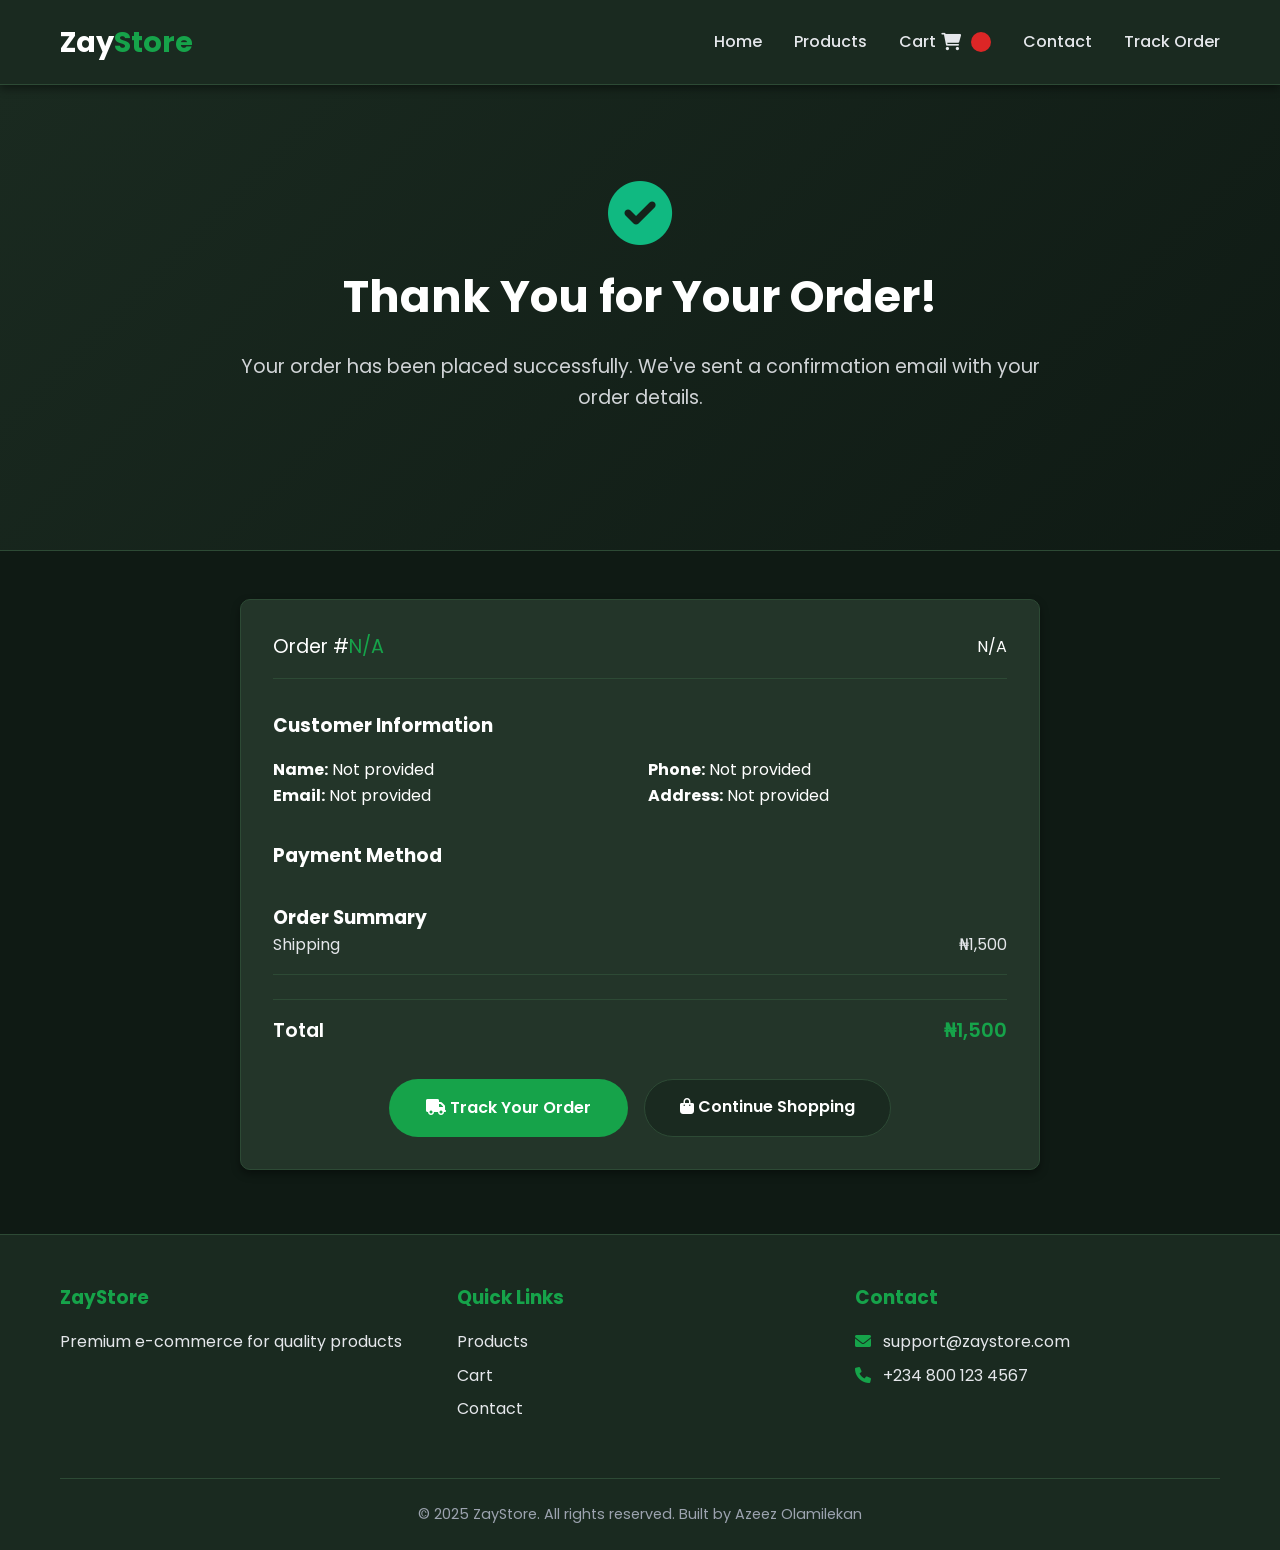
<file: E-commerce website/order-confirmation.html>
<!DOCTYPE html>
<html lang="en">
<head>
  <meta charset="UTF-8">
  <meta name="viewport" content="width=device-width, initial-scale=1.0">
  <title>Order Confirmation | ZayStore</title>
  <link href="https://fonts.googleapis.com/css2?family=Poppins:wght@300;400;500;600;700&display=swap" rel="stylesheet">
  <link rel="stylesheet" href="https://cdnjs.cloudflare.com/ajax/libs/font-awesome/6.0.0/css/all.min.css">
  <link rel="stylesheet" href="style.css">
</head>
<body>
  <header class="navbar">
    <div class="container">
      <div class="logo">
        <a href="index.html">Zay<span>Store</span></a>
      </div>
      <nav>
        <ul class="nav-links">
          <li><a href="index.html">Home</a></li>
          <li><a href="products.html">Products</a></li>
          <li><a href="cart.html">Cart <i class="fas fa-shopping-cart"></i> <span class="cart-counter"></span></a></li>
          <li><a href="contact.html">Contact</a></li>
          <li><a href="order-tracking.html">Track Order</a></li>
        </ul>
        <div class="hamburger">
          <span></span>
          <span></span>
          <span></span>
        </div>
      </nav>
    </div>
  </header>

  <section class="hero">
    <div class="hero-content">
      <i class="fas fa-check-circle" style="font-size: 4rem; color: var(--success); margin-bottom: 1rem;"></i>
      <h1>Thank You for Your Order!</h1>
      <p>Your order has been placed successfully. We've sent a confirmation email with your order details.</p>
    </div>
  </section>

  <main class="container">
    <div style="max-width: 800px; margin: 0 auto;">
      <div class="tracking-card" style="margin-bottom: 2rem;">
        <div class="order-header">
          <div class="order-number">
            Order #<span id="order-id"></span>
          </div>
          <div class="order-date" id="order-date"></div>
        </div>
        
        <div style="margin-bottom: 2rem;">
          <h3>Customer Information</h3>
          <div style="display: grid; grid-template-columns: 1fr 1fr; gap: 1rem; margin-top: 1rem;">
            <div>
              <p><strong>Name:</strong> <span id="customer-name"></span></p>
              <p><strong>Email:</strong> <span id="customer-email"></span></p>
            </div>
            <div>
              <p><strong>Phone:</strong> <span id="customer-phone"></span></p>
              <p><strong>Address:</strong> <span id="customer-address"></span></p>
            </div>
          </div>
        </div>
        
        <div style="margin-bottom: 2rem;">
          <h3>Payment Method</h3>
          <p id="payment-method"></p>
          <p class="text-muted" id="payment-details"></p>
        </div>
        
        <div style="margin-bottom: 2rem;">
          <h3>Order Summary</h3>
          <div class="order-items" id="order-items"></div>
          <div class="order-total" id="order-total"></div>
        </div>
        
        <div style="display: flex; gap: 1rem; justify-content: center; flex-wrap: wrap;">
          <a href="order-tracking.html" class="btn btn-primary">
            <i class="fas fa-truck"></i> Track Your Order
          </a>
          <a href="products.html" class="btn btn-secondary">
            <i class="fas fa-shopping-bag"></i> Continue Shopping
          </a>
        </div>
      </div>
    </div>
  </main>

  <footer class="footer">
    <div class="container">
      <div class="footer-content">
        <div class="footer-section">
          <h3>ZayStore</h3>
          <p>Premium e-commerce for quality products</p>
        </div>
        <div class="footer-section">
          <h3>Quick Links</h3>
          <ul>
            <li><a href="products.html">Products</a></li>
            <li><a href="cart.html">Cart</a></li>
            <li><a href="contact.html">Contact</a></li>
          </ul>
        </div>
        <div class="footer-section">
          <h3>Contact</h3>
          <p><i class="fas fa-envelope"></i> support@zaystore.com</p>
          <p><i class="fas fa-phone"></i> +234 800 123 4567</p>
        </div>
      </div>
      <div class="footer-bottom">
        <p>&copy; 2025 ZayStore. All rights reserved. Built by Azeez Olamilekan</p>
      </div>
    </div>
  </footer>

  <div class="toast-container" id="toast-container"></div>
  <script src="order-confirmation.js"></script>
</body>
</html>
</file>
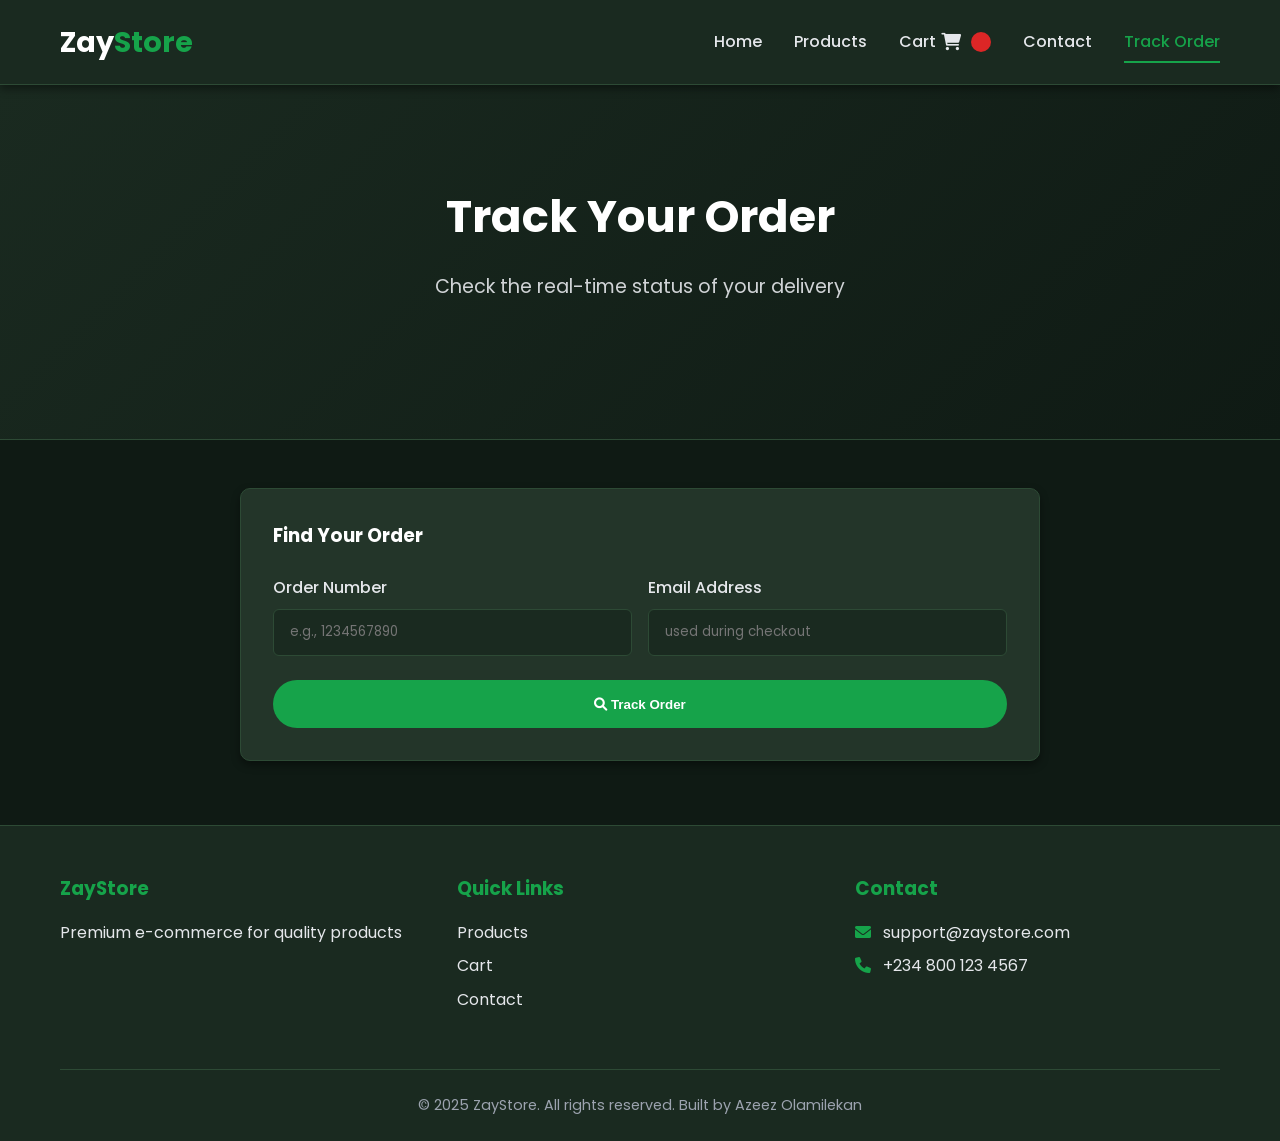
<file: E-commerce website/order-tracking.html>
<!DOCTYPE html>
<html lang="en">
<head>
  <meta charset="UTF-8">
  <meta name="viewport" content="width=device-width, initial-scale=1.0">
  <title>Order Tracking | ZayStore</title>
  <link href="https://fonts.googleapis.com/css2?family=Poppins:wght@300;400;500;600;700&display=swap" rel="stylesheet">
  <link rel="stylesheet" href="https://cdnjs.cloudflare.com/ajax/libs/font-awesome/6.0.0/css/all.min.css">
  <link rel="stylesheet" href="style.css">
</head>
<body>
  <header class="navbar">
    <div class="container">
      <div class="logo">
        <a href="index.html">Zay<span>Store</span></a>
      </div>
      <nav>
        <ul class="nav-links">
          <li><a href="index.html">Home</a></li>
          <li><a href="products.html">Products</a></li>
          <li><a href="cart.html">Cart <i class="fas fa-shopping-cart"></i> <span class="cart-counter"></span></a></li>
          <li><a href="contact.html">Contact</a></li>
          <li><a href="order-tracking.html" class="active">Track Order</a></li>
        </ul>
        <div class="hamburger">
          <span></span>
          <span></span>
          <span></span>
        </div>
      </nav>
    </div>
  </header>

  <section class="hero">
    <div class="hero-content">
      <h1>Track Your Order</h1>
      <p>Check the real-time status of your delivery</p>
    </div>
  </section>

  <main class="container">
    <div class="tracking-container">
      <div class="tracking-card" style="margin-bottom: 2rem;">
        <h3 style="margin-bottom: 1.5rem;">Find Your Order</h3>
        <form id="order-search-form">
          <div class="form-row">
            <div class="form-group">
              <label for="order-number">Order Number</label>
              <input type="text" id="order-number" class="form-control" placeholder="e.g., 1234567890" required>
            </div>
            <div class="form-group">
              <label for="order-email">Email Address</label>
              <input type="email" id="order-email" class="form-control" placeholder="used during checkout" required>
            </div>
          </div>
          <button type="submit" class="btn btn-primary" style="width: 100%;">
            <i class="fas fa-search"></i> Track Order
          </button>
        </form>
      </div>

      <div id="order-tracking-container" style="display: none;"></div>

      <div class="empty-cart" id="no-orders-message" style="display: none;">
        <i class="fas fa-box-open"></i>
        <h2>No Orders Found</h2>
        <p>We couldn't find any orders matching your search criteria.</p>
        <a href="products.html" class="btn btn-primary">Shop Now</a>
      </div>
    </div>
  </main>

  <footer class="footer">
    <div class="container">
      <div class="footer-content">
        <div class="footer-section">
          <h3>ZayStore</h3>
          <p>Premium e-commerce for quality products</p>
        </div>
        <div class="footer-section">
          <h3>Quick Links</h3>
          <ul>
            <li><a href="products.html">Products</a></li>
            <li><a href="cart.html">Cart</a></li>
            <li><a href="contact.html">Contact</a></li>
          </ul>
        </div>
        <div class="footer-section">
          <h3>Contact</h3>
          <p><i class="fas fa-envelope"></i> support@zaystore.com</p>
          <p><i class="fas fa-phone"></i> +234 800 123 4567</p>
        </div>
      </div>
      <div class="footer-bottom">
        <p>&copy; 2025 ZayStore. All rights reserved. Built by Azeez Olamilekan</p>
      </div>
    </div>
  </footer>

  <div class="toast-container" id="toast-container"></div>
  <script src="tracking.js"></script>
</body>
</html>
</file>
<file: Anime-app/style.css>
/* ===== RESET & VARIABLES ===== */
* {
    margin: 0;
    padding: 0;
    box-sizing: border-box;
}

:root {
    --bg-primary: #0b0f1a;
    --bg-secondary: #1a1f2e;
    --bg-card: #232a3c;
    --accent-primary: #4a6cf7;
    --accent-hover: #6380fd;
    --accent-glow: rgba(74, 108, 247, 0.3);
    --text-primary: #f1f5f9;
    --text-secondary: #cbd5e1;
    --text-muted: #94a3b8;
    --success: #10b981;
    --warning: #f59e0b;
    --error: #ef4444;
    --border-color: #2d3748;
    --shadow-sm: 0 2px 4px rgba(0, 0, 0, 0.3);
    --shadow-md: 0 4px 8px rgba(0, 0, 0, 0.4);
    --shadow-lg: 0 10px 25px rgba(0, 0, 0, 0.5);
    --shadow-glow: 0 0 15px var(--accent-glow);
    --transition: all 0.25s cubic-bezier(0.4, 0, 0.2, 1);
}

body {
    font-family: -apple-system, BlinkMacSystemFont, 'Segoe UI', Roboto, Oxygen, Ubuntu, Cantarell, sans-serif;
    background: var(--bg-primary);
    color: var(--text-primary);
    line-height: 1.6;
    min-height: 100vh;
}

.app-wrapper {
    max-width: 1400px;
    margin: 0 auto;
    padding: 24px;
    display: flex;
    flex-direction: column;
    min-height: 100vh;
}

/* ===== HEADER ===== */
.main-header {
    background: var(--bg-secondary);
    border-radius: 28px;
    padding: 32px;
    margin-bottom: 32px;
    box-shadow: var(--shadow-lg);
    border: 1px solid rgba(255, 255, 255, 0.03);
}

.header-top {
    display: flex;
    justify-content: space-between;
    align-items: center;
    margin-bottom: 32px;
    flex-wrap: wrap;
    gap: 20px;
}

.logo-area {
    flex: 1;
}

.site-title {
    font-size: 2.5rem;
    margin-bottom: 10px;
    background: linear-gradient(135deg, var(--accent-primary), #ff6b6b);
    -webkit-background-clip: text;
    -webkit-text-fill-color: transparent;
    background-clip: text;
    display: inline-flex;
    align-items: center;
    gap: 12px;
}

.site-title i {
    font-size: 2.2rem;
    color: var(--accent-primary);
}

.site-subtitle {
    color: var(--text-muted);
    font-size: 1.1rem;
}

.portfolio-link {
    padding: 12px 24px;
    background: var(--bg-primary);
    border-radius: 50px;
    color: var(--text-secondary);
    text-decoration: none;
    font-size: 0.95rem;
    transition: var(--transition);
    border: 1px solid var(--border-color);
    display: flex;
    align-items: center;
    gap: 8px;
}

.portfolio-link:hover {
    background: var(--accent-primary);
    color: white;
    border-color: var(--accent-primary);
    transform: translateY(-3px);
    box-shadow: var(--shadow-glow);
}

/* ===== SEARCH ===== */
.search-container {
    max-width: 700px;
    margin: 0 auto 32px;
}

.search-box {
    position: relative;
    display: flex;
    align-items: center;
}

.search-icon {
    position: absolute;
    left: 18px;
    color: var(--text-muted);
    font-size: 1.1rem;
    pointer-events: none;
}

.search-box input {
    width: 100%;
    padding: 18px 50px 18px 50px;
    font-size: 1rem;
    background: var(--bg-primary);
    border: 2px solid var(--border-color);
    border-radius: 50px;
    color: var(--text-primary);
    transition: var(--transition);
}

.search-box input:focus {
    outline: none;
    border-color: var(--accent-primary);
    box-shadow: 0 0 0 4px rgba(74, 108, 247, 0.15);
}

.search-box input::placeholder {
    color: var(--text-muted);
}

.clear-search {
    position: absolute;
    right: 18px;
    background: none;
    border: none;
    color: var(--text-muted);
    cursor: pointer;
    font-size: 1.1rem;
    padding: 8px;
    display: none;
    transition: var(--transition);
    border-radius: 50%;
}

.clear-search:hover {
    color: var(--error);
    background: rgba(239, 68, 68, 0.1);
}

.clear-search.visible {
    display: block;
}

/* ===== FILTERS ===== */
.filters-container {
    background: var(--bg-primary);
    border-radius: 20px;
    padding: 24px;
}

.filters-grid {
    display: grid;
    grid-template-columns: repeat(auto-fit, minmax(160px, 1fr));
    gap: 12px;
    margin-bottom: 20px;
}

.filter-select {
    padding: 14px 15px;
    background: var(--bg-secondary);
    border: 1px solid var(--border-color);
    border-radius: 12px;
    color: var(--text-primary);
    font-size: 0.95rem;
    cursor: pointer;
    transition: var(--transition);
    appearance: none;
    background-image: url("data:image/svg+xml,%3Csvg xmlns='http://www.w3.org/2000/svg' width='16' height='16' viewBox='0 0 24 24' fill='none' stroke='%2394a3b8' stroke-width='2' stroke-linecap='round' stroke-linejoin='round'%3E%3Cpolyline points='6 9 12 15 18 9'%3E%3C/polyline%3E%3C/svg%3E");
    background-repeat: no-repeat;
    background-position: right 14px center;
    background-size: 16px;
}

.filter-select:hover {
    border-color: var(--accent-primary);
    background-color: #252e42;
}

.filter-select:focus {
    outline: none;
    border-color: var(--accent-primary);
    box-shadow: 0 0 0 3px rgba(74, 108, 247, 0.15);
}

.filter-actions {
    display: flex;
    justify-content: space-between;
    align-items: center;
    padding-top: 16px;
    border-top: 1px solid var(--border-color);
}

.results-count {
    color: var(--text-muted);
    font-size: 0.95rem;
}

.reset-filters {
    padding: 10px 20px;
    background: var(--bg-secondary);
    border: 1px solid var(--border-color);
    border-radius: 10px;
    color: var(--text-secondary);
    cursor: pointer;
    font-size: 0.95rem;
    transition: var(--transition);
    display: flex;
    align-items: center;
    gap: 8px;
}

.reset-filters:hover {
    background: var(--error);
    color: white;
    border-color: var(--error);
    transform: translateY(-2px);
    box-shadow: 0 4px 12px rgba(239, 68, 68, 0.3);
}

/* ===== ANIME GRID ===== */
.anime-grid {
    display: grid;
    grid-template-columns: repeat(auto-fill, minmax(200px, 1fr));
    gap: 28px;
    padding: 10px 0;
    transition: opacity 0.3s ease;
}

.anime-card {
    background: var(--bg-secondary);
    border-radius: 20px;
    overflow: hidden;
    cursor: pointer;
    transition: var(--transition);
    border: 1px solid var(--border-color);
    position: relative;
    animation: fadeInUp 0.5s ease;
    box-shadow: var(--shadow-md);
}

@keyframes fadeInUp {
    from {
        opacity: 0;
        transform: translateY(20px);
    }
    to {
        opacity: 1;
        transform: translateY(0);
    }
}

.anime-card:hover {
    transform: translateY(-10px);
    box-shadow: var(--shadow-lg), var(--shadow-glow);
    border-color: var(--accent-primary);
}

.anime-card::after {
    content: '';
    position: absolute;
    inset: 0;
    border-radius: 20px;
    padding: 2px;
    background: linear-gradient(145deg, var(--accent-primary), transparent);
    mask: linear-gradient(#fff 0 0) content-box, linear-gradient(#fff 0 0);
    -webkit-mask: linear-gradient(#fff 0 0) content-box, linear-gradient(#fff 0 0);
    -webkit-mask-composite: xor;
    mask-composite: exclude;
    opacity: 0;
    transition: opacity 0.3s ease;
    pointer-events: none;
}

.anime-card:hover::after {
    opacity: 0.6;
}

.anime-poster {
    width: 100%;
    height: 280px;
    object-fit: cover;
    transition: transform 0.4s cubic-bezier(0.4, 0, 0.2, 1);
}

.anime-card:hover .anime-poster {
    transform: scale(1.08);
}

.anime-info {
    padding: 18px;
}

.anime-title {
    font-size: 1rem;
    font-weight: 600;
    margin-bottom: 10px;
    color: var(--text-primary);
    display: -webkit-box;
    -webkit-line-clamp: 2;
    -webkit-box-orient: vertical;
    overflow: hidden;
    min-height: 48px;
    line-height: 1.4;
}

.anime-meta {
    display: flex;
    justify-content: space-between;
    color: var(--text-muted);
    font-size: 0.85rem;
    margin-bottom: 12px;
}

.rating {
    display: flex;
    align-items: center;
    gap: 6px;
    color: var(--warning);
    font-size: 0.9rem;
}

.rating i {
    font-size: 0.8rem;
    transition: transform 0.2s ease;
}

.anime-card:hover .rating i {
    transform: scale(1.1);
}

.rating i.far {
    color: var(--text-muted);
}

/* ===== LOAD MORE ===== */
.load-more-container {
    display: flex;
    justify-content: center;
    margin: 40px 0 20px;
}

.load-more-btn {
    padding: 16px 40px;
    background: var(--accent-primary);
    border: none;
    border-radius: 50px;
    color: white;
    font-size: 1.1rem;
    font-weight: 600;
    cursor: pointer;
    transition: var(--transition);
    display: inline-flex;
    align-items: center;
    justify-content: center;
    gap: 12px;
    min-width: 220px;
    position: relative;
    overflow: hidden;
}

.load-more-btn::before {
    content: '';
    position: absolute;
    top: 0;
    left: -100%;
    width: 100%;
    height: 100%;
    background: linear-gradient(90deg, transparent, rgba(255, 255, 255, 0.2), transparent);
    transition: left 0.5s ease;
}

.load-more-btn:hover::before {
    left: 100%;
}

.load-more-btn:hover {
    background: var(--accent-hover);
    transform: translateY(-3px);
    box-shadow: var(--shadow-glow);
}

.load-more-btn:active {
    transform: translateY(-1px);
}

.load-more-btn.loading {
    pointer-events: none;
    opacity: 0.8;
}

.load-more-btn .btn-loader {
    display: none;
    width: 20px;
    height: 20px;
    border: 2px solid rgba(255, 255, 255, 0.3);
    border-top: 2px solid white;
    border-radius: 50%;
    animation: spin 0.8s linear infinite;
}

.load-more-btn.loading .btn-text {
    display: none;
}

.load-more-btn.loading .btn-loader {
    display: inline-block;
}

/* ===== LOADING STATE ===== */
.loading-state {
    display: none;
    flex-direction: column;
    align-items: center;
    justify-content: center;
    padding: 100px 20px;
    text-align: center;
}

.loading-state p {
    color: var(--text-muted);
    margin-top: 24px;
    font-size: 1.1rem;
}

.spinner {
    width: 60px;
    height: 60px;
    border: 4px solid var(--border-color);
    border-top: 4px solid var(--accent-primary);
    border-radius: 50%;
    animation: spin 1s cubic-bezier(0.68, -0.55, 0.265, 1.55) infinite;
}

@keyframes spin {
    0% { transform: rotate(0deg); }
    100% { transform: rotate(360deg); }
}

/* ===== EMPTY STATE ===== */
.empty-state {
    display: none;
    flex-direction: column;
    align-items: center;
    justify-content: center;
    padding: 100px 20px;
    text-align: center;
    animation: fadeIn 0.5s ease;
}

.empty-state i {
    font-size: 5rem;
    color: var(--text-muted);
    margin-bottom: 24px;
    opacity: 0.5;
}

.empty-state h3 {
    font-size: 1.8rem;
    margin-bottom: 12px;
    color: var(--text-primary);
}

.empty-state p {
    color: var(--text-muted);
    margin-bottom: 28px;
    font-size: 1.1rem;
}

.clear-filters-btn {
    padding: 14px 36px;
    background: var(--accent-primary);
    border: none;
    border-radius: 50px;
    color: white;
    font-size: 1rem;
    font-weight: 600;
    cursor: pointer;
    transition: var(--transition);
    border: 2px solid transparent;
}

.clear-filters-btn:hover {
    background: var(--accent-hover);
    transform: translateY(-3px);
    box-shadow: var(--shadow-glow);
}

/* ===== ERROR STATE ===== */
.error-state {
    display: none;
    flex-direction: column;
    align-items: center;
    justify-content: center;
    padding: 100px 20px;
    text-align: center;
    animation: fadeIn 0.5s ease;
}

.error-state i {
    font-size: 5rem;
    color: var(--error);
    margin-bottom: 24px;
    opacity: 0.7;
}

.error-state h3 {
    font-size: 1.8rem;
    margin-bottom: 12px;
    color: var(--text-primary);
}

.error-state p {
    color: var(--text-muted);
    margin-bottom: 28px;
    font-size: 1.1rem;
}

.retry-btn {
    padding: 14px 36px;
    background: var(--error);
    border: none;
    border-radius: 50px;
    color: white;
    font-size: 1rem;
    font-weight: 600;
    cursor: pointer;
    transition: var(--transition);
    display: flex;
    align-items: center;
    gap: 10px;
    border: 2px solid transparent;
}

.retry-btn:hover {
    background: #dc2626;
    transform: translateY(-3px);
    box-shadow: 0 4px 15px rgba(239, 68, 68, 0.4);
}

/* ===== FOOTER ===== */
.main-footer {
    margin-top: 70px;
    padding: 35px 20px 25px;
    text-align: center;
    border-top: 1px solid var(--border-color);
}

.main-footer p {
    color: var(--text-secondary);
    margin-bottom: 12px;
    font-size: 1.1rem;
}

.highlight {
    color: var(--accent-primary);
    font-weight: 600;
    position: relative;
    display: inline-block;
}

.footer-links {
    display: flex;
    justify-content: center;
    align-items: center;
    gap: 12px;
    color: var(--text-muted);
    font-size: 0.95rem;
}

.footer-link {
    color: var(--text-muted);
    text-decoration: none;
    transition: var(--transition);
    display: flex;
    align-items: center;
    gap: 6px;
    padding: 5px 10px;
    border-radius: 8px;
}

.footer-link:hover {
    color: var(--accent-primary);
    background: rgba(74, 108, 247, 0.1);
    transform: translateY(-2px);
}

.separator {
    color: var(--border-color);
}

.api-credit {
    color: var(--text-muted);
    padding: 5px 10px;
}

/* ===== ANIMATIONS ===== */
@keyframes fadeIn {
    from {
        opacity: 0;
    }
    to {
        opacity: 1;
    }
}

@keyframes slideIn {
    from {
        transform: translateY(20px);
        opacity: 0;
    }
    to {
        transform: translateY(0);
        opacity: 1;
    }
}

/* ===== RESPONSIVE ===== */
@media (max-width: 768px) {
    .app-wrapper {
        padding: 12px;
    }

    .main-header {
        padding: 24px;
    }

    .site-title {
        font-size: 2rem;
    }

    .site-title i {
        font-size: 1.8rem;
    }

    .header-top {
        flex-direction: column;
        align-items: flex-start;
    }

    .portfolio-link {
        align-self: flex-start;
    }

    .filters-grid {
        grid-template-columns: 1fr 1fr;
    }

    .anime-grid {
        grid-template-columns: repeat(auto-fill, minmax(150px, 1fr));
        gap: 18px;
    }

    .anime-poster {
        height: 200px;
    }

    .filter-actions {
        flex-direction: column;
        gap: 16px;
        align-items: stretch;
    }

    .reset-filters {
        justify-content: center;
    }

    .load-more-btn {
        width: 100%;
        max-width: 300px;
    }
}

@media (max-width: 480px) {
    .filters-grid {
        grid-template-columns: 1fr;
    }

    .anime-grid {
        grid-template-columns: 1fr 1fr;
        gap: 12px;
    }

    .anime-poster {
        height: 170px;
    }

    .anime-title {
        font-size: 0.9rem;
        min-height: 42px;
    }

    .anime-info {
        padding: 12px;
    }

    .footer-links {
        flex-direction: column;
        gap: 8px;
    }

    .separator {
        display: none;
    }

    .load-more-btn {
        min-width: auto;
        width: 100%;
        padding: 14px 20px;
    }
}
</file>
<file: Block chain explorer/style.css>
* {
    margin: 0;
    padding: 0;
    box-sizing: border-box;
}

:root {
    --bg-gradient-start: #f0f9ff;
    --bg-gradient-end: #e9f0ff;
    --card-bg: rgba(255, 255, 255, 0.92);
    --card-bg-solid: #ffffff;
    --primary-color: #6366f1;
    --primary-hover: #4f52e0;
    --primary-light: #eef2ff;
    --text-primary: #1f2937;
    --text-secondary: #4b5563;
    --text-muted: #6b7280;
    --border-color: #e5e7eb;
    --success: #10b981;
    --error: #ef4444;
    --error-light: #fef2f2;
    --shadow-sm: 0 1px 2px 0 rgba(0, 0, 0, 0.05);
    --shadow-md: 0 4px 6px -1px rgba(0, 0, 0, 0.1), 0 2px 4px -1px rgba(0, 0, 0, 0.06);
    --shadow-lg: 0 10px 15px -3px rgba(0, 0, 0, 0.1), 0 4px 6px -2px rgba(0, 0, 0, 0.05);
    --shadow-xl: 0 20px 25px -5px rgba(0, 0, 0, 0.1), 0 10px 10px -5px rgba(0, 0, 0, 0.04);
    --transition: all 0.3s cubic-bezier(0.4, 0, 0.2, 1);
}

body {
    font-family: 'Inter', -apple-system, BlinkMacSystemFont, sans-serif;
    background: linear-gradient(135deg, var(--bg-gradient-start), var(--bg-gradient-end));
    min-height: 100vh;
    display: flex;
    align-items: center;
    justify-content: center;
    padding: 20px;
    line-height: 1.5;
    position: relative;
    transition: background 0.3s ease;
}

/* Animated background blobs */
body::before,
body::after {
    content: '';
    position: fixed;
    width: 300px;
    height: 300px;
    border-radius: 50%;
    background: radial-gradient(circle, rgba(99, 102, 241, 0.15) 0%, rgba(99, 102, 241, 0) 70%);
    z-index: 0;
    pointer-events: none;
    animation: floatBlob 20s infinite alternate ease-in-out;
}

body::before {
    top: -100px;
    left: -100px;
    width: 500px;
    height: 500px;
}

body::after {
    bottom: -100px;
    right: -100px;
    width: 400px;
    height: 400px;
    animation-delay: -10s;
}

@keyframes floatBlob {
    0% { transform: translate(0, 0) scale(1); }
    100% { transform: translate(80px, 80px) scale(1.2); }
}

.container {
    width: 100%;
    max-width: 900px;
    margin: 0 auto;
    position: relative;
    z-index: 1;
}

.explorer-card {
    background: var(--card-bg);
    backdrop-filter: blur(12px);
    border-radius: 40px;
    box-shadow: var(--shadow-xl), 0 8px 32px rgba(0, 0, 0, 0.1);
    padding: 32px 32px 40px;
    transition: transform 0.4s ease, box-shadow 0.3s ease;
    animation: fadeInUp 0.6s cubic-bezier(0.2, 0.9, 0.4, 1.1);
    border: 1px solid rgba(255, 255, 255, 0.2);
}

.explorer-card:hover {
    transform: translateY(-5px);
    box-shadow: 0 30px 40px -20px rgba(0, 0, 0, 0.25);
}

@keyframes fadeInUp {
    from {
        opacity: 0;
        transform: translateY(30px);
    }
    to {
        opacity: 1;
        transform: translateY(0);
    }
}

.card-header {
    text-align: center;
    margin-bottom: 32px;
}

.icon-wrapper {
    display: flex;
    justify-content: center;
    margin-bottom: 16px;
}

.blockchain-icon {
    width: 56px;
    height: 56px;
    color: var(--primary-color);
    animation: subtleFloat 3s ease-in-out infinite;
    filter: drop-shadow(0 4px 6px rgba(0,0,0,0.1));
}

@keyframes subtleFloat {
    0%, 100% { transform: translateY(0px); }
    50% { transform: translateY(-6px); }
}

.title {
    font-size: 2rem;
    font-weight: 700;
    color: var(--text-primary);
    margin-bottom: 8px;
    letter-spacing: -0.02em;
}

.title .highlight {
    background: linear-gradient(135deg, var(--primary-color), #a855f7);
    -webkit-background-clip: text;
    background-clip: text;
    color: transparent;
}

.subtitle {
    font-size: 0.9375rem;
    color: var(--text-secondary);
    font-weight: 400;
}

.search-section {
    margin-bottom: 32px;
}

.input-group {
    display: flex;
    gap: 12px;
    margin-bottom: 12px;
}

.address-input {
    flex: 1;
    padding: 14px 20px;
    font-size: 0.9375rem;
    font-family: 'Inter', monospace;
    border: 2px solid var(--border-color);
    border-radius: 28px;
    background: var(--card-bg-solid);
    color: var(--text-primary);
    transition: var(--transition);
    outline: none;
}

.address-input:focus {
    border-color: var(--primary-color);
    box-shadow: 0 0 0 4px rgba(99, 102, 241, 0.2);
}

.address-input::placeholder {
    color: var(--text-muted);
    font-family: 'Inter', sans-serif;
}

.search-btn {
    padding: 0 32px;
    background: linear-gradient(135deg, var(--primary-color), #8b5cf6);
    color: white;
    border: none;
    border-radius: 32px;
    font-size: 0.9375rem;
    font-weight: 600;
    cursor: pointer;
    transition: var(--transition);
    display: flex;
    align-items: center;
    justify-content: center;
    gap: 8px;
    min-width: 110px;
    box-shadow: 0 4px 10px rgba(99, 102, 241, 0.3);
}

.search-btn:hover:not(:disabled) {
    transform: translateY(-2px);
    box-shadow: 0 8px 20px rgba(99, 102, 241, 0.4);
    filter: brightness(1.02);
}

.search-btn:active:not(:disabled) {
    transform: translateY(0);
}

.search-btn:disabled {
    opacity: 0.7;
    cursor: not-allowed;
}

.btn-text {
    display: inline-block;
}

.loader {
    display: none;
    width: 18px;
    height: 18px;
    border: 2px solid rgba(255, 255, 255, 0.3);
    border-top-color: white;
    border-radius: 50%;
    animation: spin 0.6s linear infinite;
}

@keyframes spin {
    to { transform: rotate(360deg); }
}

.search-btn.loading .btn-text {
    display: none;
}

.search-btn.loading .loader {
    display: inline-block;
}

.input-hint {
    font-size: 0.75rem;
    color: var(--text-muted);
    text-align: center;
}

.result-container {
    min-height: 320px;
    margin-bottom: 28px;
}

.result-placeholder {
    display: flex;
    flex-direction: column;
    align-items: center;
    justify-content: center;
    padding: 48px 24px;
    background: var(--primary-light);
    border-radius: 24px;
    text-align: center;
    transition: var(--transition);
    backdrop-filter: blur(4px);
}

.placeholder-icon {
    width: 60px;
    height: 60px;
    color: var(--primary-color);
    margin-bottom: 16px;
    opacity: 0.7;
}

.result-placeholder p {
    color: var(--text-secondary);
    font-size: 0.95rem;
}

.result-content {
    background: var(--primary-light);
    border-radius: 28px;
    padding: 28px;
    animation: fadeIn 0.4s ease;
}

@keyframes fadeIn {
    from { opacity: 0; transform: translateY(10px); }
    to { opacity: 1; transform: translateY(0); }
}

.result-header {
    margin-bottom: 24px;
    padding-bottom: 16px;
    border-bottom: 1px solid rgba(0,0,0,0.08);
}

.result-label {
    display: block;
    font-size: 0.75rem;
    text-transform: uppercase;
    letter-spacing: 0.5px;
    color: var(--text-muted);
    margin-bottom: 8px;
}

.address-wrapper {
    display: flex;
    align-items: center;
    gap: 8px;
    flex-wrap: wrap;
    word-break: break-all;
}

.result-address {
    font-family: 'Inter', monospace;
    font-size: 0.875rem;
    font-weight: 500;
    color: var(--text-primary);
    flex: 1;
    word-break: break-all;
}

.copy-btn {
    background: none;
    border: none;
    cursor: pointer;
    padding: 8px;
    border-radius: 12px;
    display: inline-flex;
    align-items: center;
    justify-content: center;
    transition: var(--transition);
    color: var(--text-secondary);
}

.copy-btn:hover {
    background: var(--card-bg-solid);
    color: var(--primary-color);
    transform: scale(1.08);
}

.copy-btn:active {
    transform: scale(0.95);
}

.balance-section {
    margin: 24px 0;
}

.balance-card {
    display: flex;
    gap: 24px;
    justify-content: space-between;
    flex-wrap: wrap;
    background: rgba(255,255,255,0.3);
    padding: 20px;
    border-radius: 24px;
    backdrop-filter: blur(4px);
}

.balance-item {
    flex: 1;
    text-align: center;
    min-width: 140px;
}

.balance-label {
    display: block;
    font-size: 0.75rem;
    text-transform: uppercase;
    letter-spacing: 0.5px;
    color: var(--text-muted);
    margin-bottom: 8px;
}

.balance-value {
    display: flex;
    align-items: baseline;
    justify-content: center;
    gap: 6px;
    font-size: 1.8rem;
    font-weight: 700;
    color: var(--text-primary);
}

.balance-value span:first-child {
    font-size: 2rem;
    font-weight: 700;
}

.balance-unit {
    font-size: 1rem;
    color: var(--text-secondary);
    font-weight: 500;
}

.usd-value {
    font-size: 1.5rem;
}

.transactions-section {
    margin-top: 28px;
}

.section-title {
    display: flex;
    justify-content: space-between;
    align-items: baseline;
    flex-wrap: wrap;
    margin-bottom: 16px;
    font-size: 1.1rem;
    font-weight: 600;
    color: var(--text-primary);
}

.etherscan-link {
    font-size: 0.8rem;
    font-weight: 500;
    color: var(--primary-color);
    text-decoration: none;
    transition: var(--transition);
}

.etherscan-link:hover {
    text-decoration: underline;
}

.transactions-list {
    max-height: 400px;
    overflow-y: auto;
    border-radius: 20px;
    background: rgba(255,255,255,0.4);
    backdrop-filter: blur(4px);
}

.transaction-card {
    background: var(--card-bg-solid);
    border-radius: 16px;
    padding: 16px;
    margin: 12px;
    transition: all 0.2s;
    border-left: 4px solid var(--primary-color);
    box-shadow: var(--shadow-sm);
}

.transaction-card:hover {
    transform: translateX(4px);
    box-shadow: var(--shadow-md);
}

.transaction-header {
    display: flex;
    justify-content: space-between;
    font-size: 0.8rem;
    color: var(--text-muted);
    margin-bottom: 8px;
}

.transaction-hash {
    font-family: monospace;
    font-weight: 500;
    color: var(--primary-color);
}

.transaction-value {
    font-weight: 700;
    color: var(--success);
}

.transaction-detail {
    font-size: 0.85rem;
    margin-top: 6px;
    word-break: break-all;
}

.transaction-detail .from-to {
    color: var(--text-secondary);
}

.transactions-empty {
    text-align: center;
    padding: 40px;
    color: var(--text-muted);
    font-size: 0.9rem;
}

.result-footer {
    margin-top: 24px;
    padding-top: 16px;
    border-top: 1px solid rgba(0,0,0,0.08);
    text-align: center;
}

.powered-by {
    font-size: 0.7rem;
    color: var(--text-muted);
}

.error-message {
    display: flex;
    align-items: center;
    gap: 12px;
    background: var(--error-light);
    border: 1px solid var(--error);
    border-radius: 24px;
    padding: 16px 20px;
    color: var(--error);
    font-size: 0.875rem;
    font-weight: 500;
    animation: shake 0.4s ease;
}

@keyframes shake {
    0%, 100% { transform: translateX(0); }
    25% { transform: translateX(-5px); }
    75% { transform: translateX(5px); }
}

.card-footer {
    text-align: center;
    padding-top: 20px;
    border-top: 1px solid rgba(0,0,0,0.08);
}

.card-footer p {
    font-size: 0.7rem;
    color: var(--text-muted);
}

/* Theme Toggle */
.theme-toggle-wrapper {
    position: fixed;
    top: 20px;
    right: 20px;
    z-index: 100;
}

.theme-toggle {
    width: 48px;
    height: 48px;
    border-radius: 50%;
    background: var(--card-bg-solid);
    border: 1px solid var(--border-color);
    cursor: pointer;
    display: flex;
    align-items: center;
    justify-content: center;
    transition: all 0.3s ease;
    box-shadow: var(--shadow-md);
    font-size: 1.3rem;
}

.theme-toggle:hover {
    transform: scale(1.05);
    box-shadow: var(--shadow-lg);
}

/* Dark mode variables */
body.dark {
    --bg-gradient-start: #0a0c1c;
    --bg-gradient-end: #0f1222;
    --card-bg: rgba(20, 24, 40, 0.88);
    --card-bg-solid: #1a1f2e;
    --primary-light: #1f2937;
    --text-primary: #f3f4f6;
    --text-secondary: #cbd5e1;
    --text-muted: #9ca3af;
    --border-color: #2d3748;
    --error-light: #2d1a1a;
}

/* Skeleton loader */
.shimmer {
    background: linear-gradient(90deg, var(--border-color) 25%, var(--card-bg-solid) 50%, var(--border-color) 75%);
    background-size: 200% 100%;
    animation: shimmer 1.5s infinite;
    border-radius: 12px;
}

@keyframes shimmer {
    0% { background-position: 200% 0; }
    100% { background-position: -200% 0; }
}

.skeleton-item {
    height: 80px;
    margin: 12px;
    border-radius: 16px;
}

/* Toast */
.toast-container {
    position: fixed;
    bottom: 24px;
    left: 50%;
    transform: translateX(-50%);
    z-index: 1000;
    pointer-events: none;
}

.toast {
    background: var(--card-bg-solid);
    color: var(--text-primary);
    padding: 12px 24px;
    border-radius: 40px;
    box-shadow: var(--shadow-lg);
    backdrop-filter: blur(8px);
    font-size: 0.9rem;
    font-weight: 500;
    animation: slideUp 0.3s ease forwards;
    border-left: 4px solid var(--success);
    pointer-events: auto;
}

@keyframes slideUp {
    from { opacity: 0; transform: translateY(20px); }
    to { opacity: 1; transform: translateY(0); }
}

.toast.fade-out {
    animation: fadeOut 0.3s forwards;
}

@keyframes fadeOut {
    to { opacity: 0; transform: translateY(-10px); }
}

/* Responsive */
@media (max-width: 768px) {
    .explorer-card {
        padding: 20px 20px 32px;
    }
    .title {
        font-size: 1.6rem;
    }
    .balance-card {
        flex-direction: column;
        gap: 16px;
    }
    .balance-value span:first-child {
        font-size: 1.6rem;
    }
    .balance-value {
        font-size: 1.4rem;
    }
    .transactions-list {
        max-height: 350px;
    }
    .section-title {
        flex-direction: column;
        gap: 8px;
    }
    .transaction-header {
        flex-direction: column;
        gap: 4px;
    }
}

@media (max-width: 480px) {
    .explorer-card {
        padding: 16px;
    }
    .result-content {
        padding: 16px;
    }
    .balance-value span:first-child {
        font-size: 1.4rem;
    }
}
</file>
<file: code-bug-escape/style.css>
:root {
  --bg-primary: #0f1f1a;
  --bg-secondary: #1a2f26;
  --bg-tertiary: #2a4035;
  --accent-primary: #2ecc71;
  --accent-secondary: #3498db;
  --danger: #e74c3c;
  --warning: #f1c40f;
  --text-primary: #ecf0f1;
  --text-secondary: #bdc3c7;
  --text-dark: #2c3e50;
  --glow-green: 0 0 15px rgba(46, 204, 113, 0.5);
  --glow-blue: 0 0 15px rgba(52, 152, 219, 0.5);
  --glow-red: 0 0 15px rgba(231, 76, 60, 0.5);
  --border-color: #34495e;
  --transition: all 0.3s cubic-bezier(0.4, 0, 0.2, 1);
}

* {
  margin: 0;
  padding: 0;
  box-sizing: border-box;
}

body {
  margin: 0;
  display: flex;
  justify-content: center;
  align-items: center;
  min-height: 100vh;
  background: var(--bg-primary);
  font-family: 'Courier New', 'Fira Code', monospace;
  color: var(--text-primary);
  position: relative;
  overflow: hidden;
}

/* Matrix-like background effect */
body::before {
  content: '';
  position: fixed;
  top: 0;
  left: 0;
  width: 100%;
  height: 100%;
  background: linear-gradient(0deg, 
    rgba(46, 204, 113, 0.03) 0%, 
    transparent 100%);
  pointer-events: none;
  animation: scan 8s linear infinite;
}

@keyframes scan {
  0% { transform: translateY(-100%); }
  100% { transform: translateY(100%); }
}

/* Navigation */
.nav-bar {
  position: fixed;
  top: 20px;
  left: 20px;
  right: 20px;
  display: flex;
  justify-content: space-between;
  align-items: center;
  z-index: 1000;
  background: rgba(15, 31, 26, 0.8);
  backdrop-filter: blur(8px);
  padding: 10px 20px;
  border-radius: 50px;
  border: 1px solid var(--border-color);
  box-shadow: 0 4px 15px rgba(0, 0, 0, 0.5);
}

.portfolio-link {
  color: var(--text-primary);
  text-decoration: none;
  font-size: 1rem;
  font-weight: 600;
  padding: 8px 20px;
  border-radius: 30px;
  background: linear-gradient(135deg, var(--bg-secondary), var(--bg-tertiary));
  border: 1px solid var(--accent-primary);
  transition: var(--transition);
  display: flex;
  align-items: center;
  gap: 8px;
}

.portfolio-link:hover {
  transform: translateY(-2px);
  box-shadow: var(--glow-green);
  border-color: var(--accent-primary);
  background: var(--bg-tertiary);
}

.nav-btn {
  padding: 8px 20px;
  border: none;
  border-radius: 30px;
  font-weight: 600;
  cursor: pointer;
  transition: var(--transition);
  font-family: 'Courier New', monospace;
  font-size: 1rem;
  display: flex;
  align-items: center;
  gap: 8px;
  background: linear-gradient(135deg, var(--bg-secondary), var(--bg-tertiary));
  border: 1px solid var(--danger);
  color: var(--text-primary);
}

.nav-btn:hover {
  transform: translateY(-2px);
  box-shadow: var(--glow-red);
  border-color: var(--danger);
  background: var(--danger);
  color: white;
}

/* Game Container */
.game-container {
  position: relative;
  margin-top: 80px;
  box-shadow: 0 20px 40px rgba(0, 0, 0, 0.5);
  border-radius: 20px;
  overflow: hidden;
  border: 2px solid var(--accent-primary);
  animation: borderPulse 4s infinite;
}

@keyframes borderPulse {
  0%, 100% { border-color: var(--accent-primary); box-shadow: 0 0 20px rgba(46, 204, 113, 0.3); }
  50% { border-color: var(--accent-secondary); box-shadow: 0 0 30px rgba(52, 152, 219, 0.4); }
}

canvas {
  display: block;
  background: var(--bg-secondary);
  width: 400px;
  height: 600px;
}

/* Start Screen */
.start-screen {
  position: absolute;
  top: 0;
  left: 0;
  width: 100%;
  height: 100%;
  background: rgba(15, 31, 26, 0.95);
  backdrop-filter: blur(5px);
  display: flex;
  justify-content: center;
  align-items: center;
  z-index: 10;
  animation: fadeIn 0.5s ease;
}

.start-content {
  text-align: center;
  padding: 40px;
  max-width: 350px;
  background: linear-gradient(135deg, var(--bg-secondary), var(--bg-tertiary));
  border-radius: 30px;
  border: 2px solid var(--accent-primary);
  box-shadow: var(--glow-green);
}

.game-title {
  font-size: 2.5rem;
  margin-bottom: 30px;
  color: var(--accent-primary);
  text-shadow: 0 0 10px rgba(46, 204, 113, 0.5);
  letter-spacing: 2px;
  animation: glitch 3s infinite;
}

@keyframes glitch {
  0%, 100% { transform: skew(0deg); }
  95% { transform: skew(0deg); }
  96% { transform: skew(5deg); text-shadow: -2px 0 red; }
  97% { transform: skew(-5deg); text-shadow: 2px 0 blue; }
  98% { transform: skew(0deg); }
}

.instructions {
  margin-bottom: 30px;
  text-align: left;
}

.instruction-item {
  display: flex;
  align-items: center;
  gap: 15px;
  margin-bottom: 15px;
  padding: 10px;
  background: rgba(0, 0, 0, 0.2);
  border-radius: 10px;
  border-left: 3px solid var(--accent-primary);
}

.key-icon {
  background: var(--bg-primary);
  padding: 5px 10px;
  border-radius: 8px;
  font-family: monospace;
  font-weight: bold;
  color: var(--accent-primary);
  border: 1px solid var(--accent-primary);
  min-width: 60px;
  text-align: center;
}

.bug-icon, .power-icon {
  font-size: 1.2rem;
  min-width: 60px;
  text-align: center;
}

.start-btn {
  padding: 15px 40px;
  font-size: 1.2rem;
  font-weight: bold;
  background: linear-gradient(135deg, var(--accent-primary), #27ae60);
  border: none;
  border-radius: 50px;
  color: white;
  cursor: pointer;
  transition: var(--transition);
  margin-bottom: 20px;
  width: 100%;
  font-family: 'Courier New', monospace;
  letter-spacing: 2px;
  position: relative;
  overflow: hidden;
}

.start-btn::before {
  content: '';
  position: absolute;
  top: 0;
  left: -100%;
  width: 100%;
  height: 100%;
  background: linear-gradient(90deg, transparent, rgba(255, 255, 255, 0.2), transparent);
  transition: left 0.5s ease;
}

.start-btn:hover::before {
  left: 100%;
}

.start-btn:hover {
  transform: translateY(-3px);
  box-shadow: 0 10px 25px rgba(46, 204, 113, 0.4);
}

.start-btn:active {
  transform: translateY(-1px);
}

.high-score {
  color: var(--warning);
  font-size: 1.2rem;
  font-weight: bold;
  text-shadow: 0 0 10px rgba(241, 196, 15, 0.3);
}

/* Pause Screen */
.pause-screen {
  position: absolute;
  top: 0;
  left: 0;
  width: 100%;
  height: 100%;
  background: rgba(15, 31, 26, 0.9);
  backdrop-filter: blur(3px);
  display: none;
  justify-content: center;
  align-items: center;
  z-index: 5;
  flex-direction: column;
  gap: 20px;
}

.pause-screen h2 {
  font-size: 3rem;
  color: var(--warning);
  text-shadow: 0 0 15px rgba(241, 196, 15, 0.5);
  animation: pulse 2s infinite;
}

.pause-screen p {
  color: var(--text-secondary);
  font-size: 1.2rem;
}

@keyframes pulse {
  0%, 100% { opacity: 1; }
  50% { opacity: 0.7; }
}

/* Game UI */
.game-ui {
  position: absolute;
  top: 20px;
  left: 0;
  right: 0;
  padding: 0 20px;
  display: flex;
  justify-content: space-between;
  align-items: flex-start;
  pointer-events: none;
  z-index: 4;
}

.stats {
  display: flex;
  gap: 15px;
}

.stat-box {
  background: rgba(15, 31, 26, 0.9);
  backdrop-filter: blur(4px);
  padding: 10px 15px;
  border-radius: 10px;
  border: 1px solid var(--accent-primary);
  text-align: center;
  min-width: 100px;
}

.stat-label {
  display: block;
  font-size: 0.8rem;
  color: var(--text-secondary);
  margin-bottom: 5px;
}

.stat-value {
  font-size: 1.5rem;
  font-weight: bold;
  color: var(--accent-primary);
  text-shadow: 0 0 10px rgba(46, 204, 113, 0.3);
}

.power-indicator {
  background: rgba(52, 152, 219, 0.2);
  backdrop-filter: blur(4px);
  padding: 10px 20px;
  border-radius: 30px;
  border: 2px solid var(--accent-secondary);
  display: none;
  align-items: center;
  gap: 10px;
  animation: glowPulse 1.5s infinite;
}

@keyframes glowPulse {
  0%, 100% { box-shadow: 0 0 15px rgba(52, 152, 219, 0.3); }
  50% { box-shadow: 0 0 25px rgba(52, 152, 219, 0.6); }
}

.power-text {
  color: var(--accent-secondary);
  font-weight: bold;
  font-size: 0.9rem;
}

.power-timer {
  width: 50px;
  height: 4px;
  background: var(--bg-primary);
  border-radius: 2px;
  overflow: hidden;
  position: relative;
}

.power-timer::after {
  content: '';
  position: absolute;
  top: 0;
  left: 0;
  height: 100%;
  width: 100%;
  background: var(--accent-secondary);
  animation: timer 5s linear forwards;
}

@keyframes timer {
  from { width: 100%; }
  to { width: 0%; }
}

/* Screen Flash Effect */
.screen-flash {
  position: fixed;
  top: 0;
  left: 0;
  width: 100%;
  height: 100%;
  background: rgba(231, 76, 60, 0.3);
  pointer-events: none;
  z-index: 9999;
  animation: flashFade 0.3s ease-out;
  display: none;
}

@keyframes flashFade {
  from { opacity: 1; }
  to { opacity: 0; }
}

/* Responsive */
@media (max-width: 768px) {
  .nav-bar {
    top: 10px;
    left: 10px;
    right: 10px;
    padding: 8px 15px;
  }
  
  .game-container {
    margin-top: 70px;
  }
  
  .stat-box {
    min-width: 80px;
    padding: 8px 10px;
  }
  
  .stat-value {
    font-size: 1.2rem;
  }
  
  .game-title {
    font-size: 2rem;
  }
}

@media (max-width: 480px) {
  .start-content {
    padding: 25px;
    margin: 15px;
  }
  
  .instruction-item {
    font-size: 0.9rem;
  }
  
  .key-icon {
    min-width: 50px;
  }
}
</file>
<file: coding-quiz/style.css>
/* Base Styles */
* {
    margin: 0;
    padding: 0;
    box-sizing: border-box;
}

body {
    font-family: 'Segoe UI', 'Poppins', sans-serif;
    background: #1a0f0f;
    color: #f4f4f4;
    min-height: 100vh;
    display: flex;
    align-items: center;
    justify-content: center;
    padding: 20px;
    position: relative;
    overflow-x: hidden;
}

body::before {
    content: '';
    position: absolute;
    top: 0;
    left: 0;
    right: 0;
    bottom: 0;
    background: radial-gradient(circle at 30% 50%, rgba(255, 204, 0, 0.05) 0%, transparent 50%);
    pointer-events: none;
}

.container {
    max-width: 800px;
    width: 100%;
    margin: 0 auto;
    background: rgba(30, 15, 15, 0.95);
    backdrop-filter: blur(10px);
    border-radius: 24px;
    padding: 40px;
    box-shadow: 0 25px 50px -12px rgba(0, 0, 0, 0.5), 0 0 0 1px rgba(255, 204, 0, 0.1);
    border: 1px solid rgba(255, 204, 0, 0.1);
    position: relative;
    animation: fadeIn 0.5s ease-out;
}

@keyframes fadeIn {
    from { opacity: 0; transform: translateY(20px); }
    to { opacity: 1; transform: translateY(0); }
}

/* Header */
header {
    display: flex;
    justify-content: space-between;
    align-items: center;
    margin-bottom: 40px;
    padding-bottom: 20px;
    border-bottom: 2px solid rgba(255, 204, 0, 0.2);
    flex-wrap: wrap;
    gap: 20px;
}

h1 {
    color: #ffcc00;
    margin: 0;
    font-size: 2rem;
    font-weight: 600;
    letter-spacing: -0.5px;
    text-shadow: 0 2px 10px rgba(255, 204, 0, 0.2);
}

h1 i {
    margin-right: 10px;
    background: rgba(255, 204, 0, 0.1);
    padding: 10px;
    border-radius: 12px;
}

.header-right {
    display: flex;
    align-items: center;
    gap: 20px;
    flex-wrap: wrap;
}

.timer {
    background: rgba(0, 0, 0, 0.3);
    padding: 10px 20px;
    border-radius: 40px;
    font-weight: 600;
    font-size: 1.2rem;
    border: 1px solid rgba(255, 255, 255, 0.1);
    transition: all 0.3s ease;
    min-width: 100px;
    text-align: center;
}

.timer i {
    color: #ffcc00;
    margin-right: 8px;
}

.timer.warning {
    background: rgba(255, 68, 68, 0.2);
    border-color: #ff4444;
    color: #ff4444;
    animation: pulse 1s infinite;
}

@keyframes pulse {
    0%, 100% { transform: scale(1); }
    50% { transform: scale(1.05); }
}

.timer.warning i {
    color: #ff4444;
}

/* Progress Section */
.progress-section {
    display: flex;
    align-items: center;
    gap: 15px;
    background: rgba(0, 0, 0, 0.2);
    padding: 8px 15px;
    border-radius: 40px;
}

.progress-container {
    width: 200px;
    height: 8px;
    background: rgba(255, 255, 255, 0.1);
    border-radius: 4px;
    overflow: hidden;
}

.progress-bar {
    height: 100%;
    background: linear-gradient(90deg, #ffcc00, #ffaa00);
    width: 0%;
    transition: width 0.5s cubic-bezier(0.4, 0, 0.2, 1);
    border-radius: 4px;
    box-shadow: 0 0 10px #ffcc00;
}

.question-counter {
    font-size: 1rem;
    color: #fff;
    font-weight: 500;
}

.question-counter span {
    color: #ffcc00;
    font-weight: 700;
}

/* Start Screen */
.start-screen {
    text-align: center;
    animation: slideUp 0.5s ease-out;
}

@keyframes slideUp {
    from { opacity: 0; transform: translateY(30px); }
    to { opacity: 1; transform: translateY(0); }
}

.start-content {
    max-width: 500px;
    margin: 0 auto;
}

.start-icon {
    font-size: 4rem;
    color: #ffcc00;
    margin-bottom: 20px;
    animation: bounce 2s infinite;
}

@keyframes bounce {
    0%, 100% { transform: translateY(0); }
    50% { transform: translateY(-10px); }
}

.start-screen h2 {
    color: #ffcc00;
    font-size: 2rem;
    margin-bottom: 15px;
}

.start-screen p {
    font-size: 1.1rem;
    line-height: 1.6;
    color: rgba(255, 255, 255, 0.9);
    margin-bottom: 30px;
}

.feature-list {
    display: flex;
    justify-content: center;
    gap: 20px;
    margin-bottom: 40px;
    flex-wrap: wrap;
}

.feature-list span {
    background: rgba(255, 204, 0, 0.1);
    padding: 8px 20px;
    border-radius: 40px;
    font-size: 0.95rem;
    border: 1px solid rgba(255, 204, 0, 0.2);
}

.feature-list i {
    color: #ffcc00;
    margin-right: 8px;
}

/* Buttons */
.primary-btn {
    background: linear-gradient(135deg, #ffcc00, #ffaa00);
    color: #1a0f0f;
    border: none;
    padding: 15px 40px;
    border-radius: 40px;
    font-size: 1.2rem;
    font-weight: 700;
    cursor: pointer;
    transition: all 0.3s ease;
    box-shadow: 0 10px 20px -5px rgba(255, 204, 0, 0.3);
    position: relative;
    overflow: hidden;
}

.primary-btn::before {
    content: '';
    position: absolute;
    top: 50%;
    left: 50%;
    width: 0;
    height: 0;
    border-radius: 50%;
    background: rgba(255, 255, 255, 0.3);
    transform: translate(-50%, -50%);
    transition: width 0.6s, height 0.6s;
}

.primary-btn:hover::before {
    width: 300px;
    height: 300px;
}

.primary-btn:hover {
    transform: translateY(-2px);
    box-shadow: 0 15px 30px -5px rgba(255, 204, 0, 0.4);
}

.primary-btn i {
    margin-left: 8px;
}

.secondary-btn {
    background: transparent;
    color: #ffcc00;
    border: 2px solid #ffcc00;
    padding: 12px 30px;
    border-radius: 40px;
    font-size: 1rem;
    font-weight: 600;
    cursor: pointer;
    transition: all 0.3s ease;
}

.secondary-btn:hover {
    background: rgba(255, 204, 0, 0.1);
    transform: translateY(-2px);
}

.portfolio-btn {
    background: rgba(255, 255, 255, 0.1);
    color: #fff;
    border: 1px solid rgba(255, 255, 255, 0.2);
    padding: 12px 30px;
    border-radius: 40px;
    text-decoration: none;
    font-weight: 600;
    transition: all 0.3s ease;
    display: inline-flex;
    align-items: center;
    gap: 8px;
}

.portfolio-btn:hover {
    background: rgba(255, 255, 255, 0.15);
    transform: translateY(-2px);
}

/* Quiz Container */
.quiz-container {
    animation: fadeIn 0.5s ease-out;
}

.question {
    font-size: 1.5rem;
    margin-bottom: 30px;
    font-weight: 600;
    color: #fff;
    line-height: 1.4;
    padding: 20px;
    background: rgba(0, 0, 0, 0.2);
    border-radius: 16px;
    border-left: 4px solid #ffcc00;
}

.options {
    display: grid;
    grid-template-columns: 1fr;
    gap: 15px;
    margin-bottom: 30px;
}

.option-btn {
    background: rgba(255, 255, 255, 0.05);
    color: #fff;
    border: 2px solid rgba(255, 255, 255, 0.1);
    padding: 18px 25px;
    border-radius: 16px;
    text-align: left;
    cursor: pointer;
    transition: all 0.3s ease;
    font-size: 1.1rem;
    font-weight: 500;
    position: relative;
    overflow: hidden;
}

.option-btn::before {
    content: '';
    position: absolute;
    left: 0;
    top: 0;
    height: 100%;
    width: 0;
    background: linear-gradient(90deg, rgba(255, 204, 0, 0.1), transparent);
    transition: width 0.3s ease;
}

.option-btn:hover:not(:disabled) {
    border-color: #ffcc00;
    transform: translateX(5px);
    background: rgba(255, 204, 0, 0.1);
}

.option-btn:hover:not(:disabled)::before {
    width: 100%;
}

.option-btn.correct {
    background: linear-gradient(135deg, rgba(76, 175, 80, 0.2), rgba(76, 175, 80, 0.1));
    border-color: #4caf50;
    color: #fff;
}

.option-btn.incorrect {
    background: linear-gradient(135deg, rgba(244, 67, 54, 0.2), rgba(244, 67, 54, 0.1));
    border-color: #f44336;
    color: #fff;
}

.option-btn.correct-highlight {
    background: linear-gradient(135deg, rgba(76, 175, 80, 0.3), rgba(76, 175, 80, 0.2));
    border-color: #4caf50;
    box-shadow: 0 0 20px rgba(76, 175, 80, 0.3);
    animation: glow 1s ease;
}

@keyframes glow {
    0%, 100% { box-shadow: 0 0 20px rgba(76, 175, 80, 0.3); }
    50% { box-shadow: 0 0 40px rgba(76, 175, 80, 0.5); }
}

.option-btn:disabled {
    cursor: not-allowed;
    opacity: 0.7;
}

.feedback {
    text-align: center;
    min-height: 40px;
    font-size: 1.1rem;
    font-weight: 600;
    padding: 10px;
    border-radius: 40px;
    animation: slideIn 0.3s ease;
}

@keyframes slideIn {
    from { opacity: 0; transform: translateY(-10px); }
    to { opacity: 1; transform: translateY(0); }
}

/* Results Screen */
.results {
    animation: scaleIn 0.5s ease-out;
}

@keyframes scaleIn {
    from { opacity: 0; transform: scale(0.9); }
    to { opacity: 1; transform: scale(1); }
}

.results-content {
    text-align: center;
    max-width: 500px;
    margin: 0 auto;
}

.results-icon {
    font-size: 5rem;
    color: #ffcc00;
    margin-bottom: 20px;
    animation: bounce 2s infinite;
}

.results h2 {
    color: #ffcc00;
    font-size: 2rem;
    margin-bottom: 30px;
}

.score-display {
    background: rgba(0, 0, 0, 0.3);
    padding: 30px;
    border-radius: 24px;
    margin-bottom: 20px;
    border: 1px solid rgba(255, 204, 0, 0.2);
}

.score-label {
    display: block;
    font-size: 1rem;
    text-transform: uppercase;
    letter-spacing: 2px;
    color: rgba(255, 255, 255, 0.6);
    margin-bottom: 10px;
}

.score-value {
    font-size: 5rem;
    font-weight: 800;
    color: #ffcc00;
    line-height: 1;
    text-shadow: 0 0 30px rgba(255, 204, 0, 0.3);
}

.score-max {
    font-size: 2rem;
    color: rgba(255, 255, 255, 0.3);
    margin-left: 5px;
}

.performance-message {
    font-size: 1.5rem;
    font-weight: 600;
    margin-bottom: 30px;
    padding: 15px;
    border-radius: 40px;
    background: rgba(255, 204, 0, 0.1);
}

.score-form {
    display: flex;
    justify-content: center;
    gap: 10px;
    margin-bottom: 30px;
    flex-wrap: wrap;
}

#initials {
    background: rgba(255, 255, 255, 0.05);
    border: 2px solid rgba(255, 204, 0, 0.3);
    color: #fff;
    padding: 15px 20px;
    border-radius: 40px;
    width: 120px;
    text-align: center;
    font-size: 1.2rem;
    font-weight: 600;
    letter-spacing: 2px;
    transition: all 0.3s ease;
}

#initials:focus {
    outline: none;
    border-color: #ffcc00;
    box-shadow: 0 0 20px rgba(255, 204, 0, 0.2);
}

.high-scores {
    margin-top: 30px;
    background: rgba(0, 0, 0, 0.2);
    padding: 25px;
    border-radius: 20px;
}

.high-scores h3 {
    color: #ffcc00;
    margin-bottom: 20px;
    font-size: 1.3rem;
}

.high-scores h3 i {
    margin-right: 10px;
}

#highScoresList {
    padding: 0;
    list-style: none;
}

#highScoresList li {
    margin: 10px 0;
    padding: 10px 15px;
    background: rgba(255, 255, 255, 0.05);
    border-radius: 30px;
    font-size: 1.1rem;
    display: flex;
    align-items: center;
    justify-content: space-between;
    border: 1px solid rgba(255, 204, 0, 0.2);
}

#highScoresList li::before {
    content: counter(item) ".";
    counter-increment: item;
    color: #ffcc00;
    font-weight: 600;
    margin-right: 10px;
}

.action-buttons {
    display: flex;
    gap: 15px;
    justify-content: center;
    margin-top: 30px;
    flex-wrap: wrap;
}

/* Responsive */
@media (max-width: 600px) {
    .container {
        padding: 20px;
    }
    
    header {
        flex-direction: column;
        text-align: center;
    }
    
    .header-right {
        width: 100%;
        justify-content: center;
    }
    
    h1 {
        font-size: 1.8rem;
    }
    
    .question {
        font-size: 1.2rem;
        padding: 15px;
    }
    
    .option-btn {
        padding: 15px 20px;
    }
    
    .feature-list {
        flex-direction: column;
        gap: 10px;
    }
    
    .score-value {
        font-size: 4rem;
    }
    
    .action-buttons {
        flex-direction: column;
    }
    
    .primary-btn, .secondary-btn, .portfolio-btn {
        width: 100%;
        justify-content: center;
    }
}
</file>
<file: E-commerce website/style.css>
/* ===== RESET & VARIABLES ===== */
:root {
  --bg-primary: #0f1a14;
  --bg-secondary: #1a2a20;
  --bg-card: #233529;
  --accent-primary: #16a34a;
  --accent-secondary: #22c55e;
  --accent-hover: #15803d;
  --text-primary: #ffffff;
  --text-secondary: #e5e7eb;
  --text-muted: #9ca3af;
  --border-color: #2d4a35;
  --danger: #dc2626;
  --warning: #f59e0b;
  --success: #10b981;
  --shadow-sm: 0 2px 4px rgba(0, 0, 0, 0.3);
  --shadow-md: 0 4px 8px rgba(0, 0, 0, 0.4);
  --shadow-lg: 0 10px 25px rgba(0, 0, 0, 0.5);
  --glow-green: 0 0 15px rgba(22, 163, 74, 0.3);
  --transition: all 0.3s cubic-bezier(0.4, 0, 0.2, 1);
}

* {
  margin: 0;
  padding: 0;
  box-sizing: border-box;
}

body {
  font-family: 'Poppins', sans-serif;
  background-color: var(--bg-primary);
  color: var(--text-primary);
  line-height: 1.6;
  min-height: 100vh;
}

.container {
  max-width: 1200px;
  margin: 0 auto;
  padding: 0 20px;
}

/* ===== NAVBAR ===== */
.navbar {
  background-color: var(--bg-secondary);
  padding: 1.2rem 2rem;
  box-shadow: var(--shadow-md);
  position: sticky;
  top: 0;
  z-index: 1000;
  border-bottom: 1px solid var(--border-color);
}

.navbar .container {
  display: flex;
  justify-content: space-between;
  align-items: center;
}

.logo a {
  font-size: 1.8rem;
  font-weight: 700;
  color: var(--text-primary);
  text-decoration: none;
}

.logo span {
  color: var(--accent-primary);
}

.nav-links {
  list-style: none;
  display: flex;
  gap: 2rem;
}

.nav-links a {
  text-decoration: none;
  color: var(--text-secondary);
  font-weight: 500;
  transition: var(--transition);
  padding: 0.5rem 0;
  position: relative;
  display: flex;
  align-items: center;
  gap: 5px;
}

.nav-links a i {
  font-size: 1.1rem;
}

.nav-links a:hover,
.nav-links a.active {
  color: var(--accent-primary);
}

.nav-links a::after {
  content: '';
  position: absolute;
  width: 0;
  height: 2px;
  background: var(--accent-primary);
  bottom: 0;
  left: 0;
  transition: width 0.3s ease;
}

.nav-links a:hover::after,
.nav-links a.active::after {
  width: 100%;
}

.cart-counter {
  background: var(--danger);
  color: white;
  border-radius: 50%;
  width: 20px;
  height: 20px;
  display: inline-flex;
  align-items: center;
  justify-content: center;
  font-size: 0.7rem;
  margin-left: 5px;
}

.hamburger {
  display: none;
  flex-direction: column;
  cursor: pointer;
}

.hamburger span {
  width: 25px;
  height: 3px;
  background-color: var(--text-primary);
  margin: 4px 0;
  transition: var(--transition);
}

/* ===== HERO SECTION ===== */
.hero {
  text-align: center;
  padding: 6rem 2rem;
  background: linear-gradient(135deg, var(--bg-secondary), var(--bg-primary));
  color: var(--text-primary);
  margin-bottom: 3rem;
  border-bottom: 1px solid var(--border-color);
}

.hero-content {
  max-width: 800px;
  margin: 0 auto;
}

.hero h1 {
  font-size: 2.8rem;
  margin-bottom: 1.2rem;
  font-weight: 700;
}

.hero p {
  font-size: 1.2rem;
  margin-bottom: 2.5rem;
  opacity: 0.9;
  color: var(--text-secondary);
}

/* ===== BUTTONS ===== */
.btn {
  display: inline-block;
  padding: 0.9rem 2.2rem;
  border-radius: 30px;
  text-decoration: none;
  font-weight: 600;
  transition: var(--transition);
  border: 2px solid transparent;
  cursor: pointer;
}

.btn-primary {
  background-color: var(--accent-primary);
  color: white;
}

.btn-primary:hover {
  background-color: var(--accent-hover);
  transform: translateY(-3px);
  box-shadow: var(--glow-green);
}

.btn-secondary {
  background-color: var(--bg-secondary);
  color: var(--text-primary);
  border: 1px solid var(--border-color);
}

.btn-secondary:hover {
  border-color: var(--accent-primary);
  color: var(--accent-primary);
}

/* ===== PRODUCT GRID ===== */
.featured-header {
  text-align: center;
  margin-bottom: 2rem;
}

.featured-header h2 {
  font-size: 2rem;
  color: var(--text-primary);
  margin-bottom: 0.5rem;
}

.featured-header p {
  color: var(--text-muted);
}

.product-grid {
  display: grid;
  grid-template-columns: repeat(auto-fit, minmax(280px, 1fr));
  gap: 2rem;
  padding: 1rem;
  margin: 0 auto;
}

.product-card {
  background-color: var(--bg-card);
  border-radius: 12px;
  box-shadow: var(--shadow-md);
  overflow: hidden;
  transition: var(--transition);
  border: 1px solid var(--border-color);
  position: relative;
  animation: fadeInUp 0.5s ease;
}

@keyframes fadeInUp {
  from {
    opacity: 0;
    transform: translateY(20px);
  }
  to {
    opacity: 1;
    transform: translateY(0);
  }
}

.product-card:hover {
  transform: translateY(-8px);
  box-shadow: var(--shadow-lg), var(--glow-green);
  border-color: var(--accent-primary);
}

.product-badges {
  position: absolute;
  top: 10px;
  left: 10px;
  right: 10px;
  display: flex;
  justify-content: space-between;
  z-index: 2;
}

.category-badge {
  background: rgba(22, 163, 74, 0.2);
  backdrop-filter: blur(5px);
  color: var(--accent-primary);
  font-size: 0.75rem;
  padding: 0.3rem 0.8rem;
  border-radius: 20px;
  font-weight: 500;
  border: 1px solid var(--accent-primary);
}

.stock-badge {
  background: rgba(220, 38, 38, 0.2);
  backdrop-filter: blur(5px);
  color: var(--danger);
  padding: 0.3rem 0.6rem;
  border-radius: 20px;
  font-size: 0.7rem;
  font-weight: 500;
  border: 1px solid var(--danger);
}

.product-image {
  width: 100%;
  height: 250px;
  object-fit: cover;
  transition: transform 0.5s ease;
}

.product-card:hover .product-image {
  transform: scale(1.05);
}

.product-info {
  padding: 1.5rem;
}

.product-title {
  font-size: 1.1rem;
  margin-bottom: 0.5rem;
  color: var(--text-primary);
}

.product-rating {
  display: flex;
  align-items: center;
  gap: 5px;
  margin-bottom: 0.5rem;
}

.stars {
  color: #fbbf24;
}

.rating-count {
  color: var(--text-muted);
  font-size: 0.85rem;
}

.product-price {
  font-size: 1.2rem;
  font-weight: 600;
  color: var(--accent-primary);
  margin: 1rem 0;
}

.add-to-cart-btn {
  background-color: var(--accent-primary);
  color: white;
  border: none;
  padding: 0.8rem 1.5rem;
  border-radius: 8px;
  cursor: pointer;
  font-weight: 500;
  transition: var(--transition);
  width: 100%;
  position: relative;
  overflow: hidden;
}

.add-to-cart-btn::before {
  content: '';
  position: absolute;
  top: 0;
  left: -100%;
  width: 100%;
  height: 100%;
  background: linear-gradient(90deg, transparent, rgba(255, 255, 255, 0.2), transparent);
  transition: left 0.5s ease;
}

.add-to-cart-btn:hover::before {
  left: 100%;
}

.add-to-cart-btn:hover {
  background-color: var(--accent-hover);
  transform: translateY(-2px);
}

.add-to-cart-btn:disabled {
  background-color: var(--text-muted);
  cursor: not-allowed;
  opacity: 0.7;
}

/* ===== FILTER CONTROLS ===== */
.filter-controls {
  display: flex;
  flex-wrap: wrap;
  gap: 1rem;
  justify-content: center;
  margin: 2rem auto;
  max-width: 800px;
  padding: 0 1rem;
}

.filter-group {
  display: flex;
  flex-direction: column;
  gap: 0.3rem;
}

.filter-group label {
  font-size: 0.9rem;
  color: var(--text-secondary);
  font-weight: 500;
}

.filter-select, .search-input {
  padding: 0.7rem 1rem;
  border: 1px solid var(--border-color);
  border-radius: 8px;
  font-family: 'Poppins', sans-serif;
  background-color: var(--bg-secondary);
  color: var(--text-primary);
  min-width: 180px;
  transition: var(--transition);
}

.search-input {
  padding-left: 2.5rem;
  background-image: url("data:image/svg+xml,%3Csvg xmlns='http://www.w3.org/2000/svg' width='16' height='16' fill='%239ca3af' viewBox='0 0 16 16'%3E%3Cpath d='M11.742 10.344a6.5 6.5 0 1 0-1.397 1.398h-.001c.03.04.062.078.098.115l3.85 3.85a1 1 0 0 0 1.415-1.414l-3.85-3.85a1.007 1.007 0 0 0-.115-.1zM12 6.5a5.5 5.5 0 1 1-11 0 5.5 5.5 0 0 1 11 0z'/%3E%3C/svg%3E");
  background-repeat: no-repeat;
  background-position: 1rem center;
  background-size: 1rem;
}

.filter-select:focus, .search-input:focus {
  outline: none;
  border-color: var(--accent-primary);
  box-shadow: 0 0 0 2px rgba(22, 163, 74, 0.2);
}

/* ===== LOADING SPINNER ===== */
.loading-spinner {
  text-align: center;
  padding: 3rem;
  color: var(--text-muted);
}

.loading-spinner i {
  font-size: 2rem;
  margin-bottom: 1rem;
}

/* ===== CART PAGE ===== */
.cart-container {
  max-width: 1200px;
  margin: 2rem auto;
  padding: 0 1rem;
}

.cart-table {
  width: 100%;
  border-collapse: collapse;
  margin-bottom: 2rem;
  background: var(--bg-card);
  border-radius: 10px;
  overflow: hidden;
  box-shadow: var(--shadow-md);
}

.cart-table th {
  background-color: var(--accent-primary);
  color: white;
  padding: 1rem;
  text-align: left;
  font-weight: 500;
}

.cart-table td {
  padding: 1rem;
  border-bottom: 1px solid var(--border-color);
  vertical-align: middle;
}

.cart-table tr:last-child td {
  border-bottom: none;
}

.cart-product-image {
  width: 80px;
  height: 80px;
  object-fit: cover;
  border-radius: 8px;
  border: 2px solid var(--border-color);
}

.quantity-control {
  display: flex;
  align-items: center;
  gap: 0.5rem;
}

.quantity-btn {
  background-color: var(--bg-secondary);
  border: 1px solid var(--border-color);
  width: 30px;
  height: 30px;
  border-radius: 50%;
  display: flex;
  align-items: center;
  justify-content: center;
  cursor: pointer;
  transition: var(--transition);
  color: var(--text-primary);
}

.quantity-btn:hover {
  background-color: var(--accent-primary);
  color: white;
  border-color: var(--accent-primary);
}

.remove-btn {
  background-color: rgba(220, 38, 38, 0.1);
  color: var(--danger);
  border: 1px solid var(--danger);
  padding: 0.5rem 1rem;
  border-radius: 6px;
  cursor: pointer;
  transition: var(--transition);
}

.remove-btn:hover {
  background-color: var(--danger);
  color: white;
}

.cart-summary {
  display: flex;
  justify-content: space-between;
  align-items: center;
  flex-wrap: wrap;
  gap: 1rem;
  margin-top: 2rem;
  padding: 1.5rem;
  background: var(--bg-card);
  border-radius: 10px;
  box-shadow: var(--shadow-md);
  border: 1px solid var(--border-color);
}

.cart-total {
  font-size: 1.3rem;
  color: var(--text-primary);
}

.cart-total span {
  color: var(--accent-primary);
  font-weight: 600;
  margin-left: 0.5rem;
}

.cart-actions {
  display: flex;
  gap: 1rem;
}

.empty-cart {
  text-align: center;
  padding: 4rem;
  background: var(--bg-card);
  border-radius: 10px;
  box-shadow: var(--shadow-md);
  border: 1px solid var(--border-color);
}

.empty-cart i {
  font-size: 4rem;
  color: var(--text-muted);
  margin-bottom: 1rem;
}

.empty-cart h2 {
  margin-bottom: 1rem;
  color: var(--text-primary);
}

.empty-cart p {
  color: var(--text-muted);
  margin-bottom: 2rem;
}

/* ===== CHECKOUT PAGE ===== */
.checkout-steps {
  display: flex;
  justify-content: center;
  gap: 3rem;
  margin: 2rem 0 3rem;
  position: relative;
}

.checkout-steps::before {
  content: '';
  position: absolute;
  top: 20px;
  left: 50%;
  transform: translateX(-50%);
  width: 70%;
  height: 2px;
  background: var(--border-color);
  z-index: 1;
}

.step {
  position: relative;
  z-index: 2;
  text-align: center;
}

.step-number {
  width: 40px;
  height: 40px;
  border-radius: 50%;
  background: var(--bg-secondary);
  border: 2px solid var(--border-color);
  display: flex;
  align-items: center;
  justify-content: center;
  margin: 0 auto 0.5rem;
  font-weight: 600;
  color: var(--text-primary);
}

.step.active .step-number {
  background: var(--accent-primary);
  border-color: var(--accent-primary);
  color: white;
}

.step.completed .step-number {
  background: var(--success);
  border-color: var(--success);
  color: white;
}

.step-label {
  color: var(--text-secondary);
  font-size: 0.9rem;
}

.checkout-container {
  display: grid;
  grid-template-columns: 1fr 350px;
  gap: 2rem;
  margin: 2rem auto;
}

.checkout-form {
  background: var(--bg-card);
  padding: 2rem;
  border-radius: 10px;
  box-shadow: var(--shadow-md);
  border: 1px solid var(--border-color);
}

.form-group {
  margin-bottom: 1.5rem;
}

.form-group label {
  display: block;
  margin-bottom: 0.5rem;
  color: var(--text-secondary);
  font-weight: 500;
}

.form-control {
  width: 100%;
  padding: 0.8rem 1rem;
  background: var(--bg-secondary);
  border: 1px solid var(--border-color);
  border-radius: 6px;
  font-family: 'Poppins', sans-serif;
  color: var(--text-primary);
  transition: var(--transition);
}

.form-control:focus {
  outline: none;
  border-color: var(--accent-primary);
  box-shadow: 0 0 0 2px rgba(22, 163, 74, 0.2);
}

.form-row {
  display: flex;
  gap: 1rem;
}

.form-row .form-group {
  flex: 1;
}

.payment-methods {
  margin: 1.5rem 0;
}

.payment-option {
  display: flex;
  align-items: center;
  gap: 0.8rem;
  padding: 1rem;
  background: var(--bg-secondary);
  border: 1px solid var(--border-color);
  border-radius: 6px;
  margin-bottom: 0.8rem;
  cursor: pointer;
  transition: var(--transition);
  color: var(--text-primary);
}

.payment-option:hover {
  border-color: var(--accent-primary);
}

.payment-option.active {
  border-color: var(--accent-primary);
  background: rgba(22, 163, 74, 0.1);
}

.payment-option input {
  margin: 0;
}

.credit-card-form,
.bank-transfer-details {
  display: none;
  margin-top: 1.5rem;
  padding: 1.5rem;
  background: var(--bg-secondary);
  border-radius: 6px;
  border: 1px solid var(--border-color);
}

.order-summary {
  background: var(--bg-card);
  padding: 2rem;
  border-radius: 10px;
  box-shadow: var(--shadow-md);
  border: 1px solid var(--border-color);
  position: sticky;
  top: 100px;
  align-self: start;
}

.order-items {
  margin-bottom: 1.5rem;
}

.order-item {
  display: flex;
  justify-content: space-between;
  margin-bottom: 1rem;
  padding-bottom: 1rem;
  border-bottom: 1px solid var(--border-color);
  color: var(--text-secondary);
}

.order-total {
  display: flex;
  justify-content: space-between;
  padding-top: 1rem;
  border-top: 1px solid var(--border-color);
  font-weight: 600;
  font-size: 1.2rem;
  color: var(--text-primary);
}

.order-total span:last-child {
  color: var(--accent-primary);
}

.error-message {
  color: var(--danger);
  font-size: 0.85rem;
  margin-top: 0.3rem;
}

.form-control.error {
  border-color: var(--danger);
}

/* ===== ORDER TRACKING ===== */
.tracking-container {
  max-width: 800px;
  margin: 2rem auto;
}

.tracking-card {
  background: var(--bg-card);
  border-radius: 10px;
  padding: 2rem;
  box-shadow: var(--shadow-md);
  border: 1px solid var(--border-color);
  margin-bottom: 2rem;
}

.order-header {
  display: flex;
  justify-content: space-between;
  align-items: center;
  margin-bottom: 2rem;
  padding-bottom: 1rem;
  border-bottom: 1px solid var(--border-color);
}

.order-number {
  font-size: 1.2rem;
  color: var(--text-primary);
}

.order-number span {
  color: var(--accent-primary);
}

.status-timeline {
  position: relative;
  padding: 2rem 0;
}

.status-line {
  position: absolute;
  left: 20px;
  top: 0;
  bottom: 0;
  width: 2px;
  background: var(--border-color);
  z-index: 1;
}

.status-line-progress {
  position: absolute;
  left: 20px;
  top: 0;
  width: 2px;
  background: var(--accent-primary);
  z-index: 2;
  transition: height 0.5s ease;
}

.status-step {
  position: relative;
  padding: 0 0 2rem 3.5rem;
  z-index: 3;
}

.step-icon {
  position: absolute;
  left: 0;
  width: 2.5rem;
  height: 2.5rem;
  border-radius: 50%;
  background: var(--bg-secondary);
  border: 2px solid var(--border-color);
  display: flex;
  align-items: center;
  justify-content: center;
  color: var(--text-muted);
}

.step-icon.completed {
  border-color: var(--success);
  background: var(--success);
  color: white;
}

.step-icon.active {
  border-color: var(--accent-primary);
  background: var(--accent-primary);
  color: white;
  animation: pulse 2s infinite;
}

.step-details h4 {
  margin-bottom: 0.3rem;
  color: var(--text-primary);
}

.step-details p {
  color: var(--text-muted);
  font-size: 0.9rem;
}

/* ===== CONTACT PAGE ===== */
.contact-container {
  display: grid;
  grid-template-columns: 1fr 1fr;
  gap: 2rem;
  margin: 2rem auto;
}

.contact-card {
  background: var(--bg-card);
  border-radius: 10px;
  padding: 2rem;
  box-shadow: var(--shadow-md);
  border: 1px solid var(--border-color);
}

.contact-info-item {
  display: flex;
  gap: 1rem;
  margin-bottom: 1.5rem;
}

.contact-icon {
  color: var(--accent-primary);
  font-size: 1.2rem;
}

.contact-content h3 {
  margin-bottom: 0.3rem;
  color: var(--text-primary);
}

.contact-content p {
  color: var(--text-muted);
}

.business-hours {
  margin-top: 2rem;
}

.hours-table {
  width: 100%;
  border-collapse: collapse;
}

.hours-table td {
  padding: 0.6rem 0;
  color: var(--text-secondary);
}

.hours-table td:first-child {
  font-weight: 500;
}

/* ===== FOOTER ===== */
.footer {
  margin-top: 4rem;
  background: var(--bg-secondary);
  color: var(--text-secondary);
  border-top: 1px solid var(--border-color);
}

.footer-content {
  display: grid;
  grid-template-columns: repeat(auto-fit, minmax(250px, 1fr));
  gap: 2rem;
  padding: 3rem 0;
}

.footer-section h3 {
  color: var(--accent-primary);
  margin-bottom: 1rem;
}

.footer-section ul {
  list-style: none;
}

.footer-section ul li {
  margin-bottom: 0.5rem;
}

.footer-section a {
  color: var(--text-secondary);
  text-decoration: none;
  transition: var(--transition);
}

.footer-section a:hover {
  color: var(--accent-primary);
}

.footer-section p {
  margin-bottom: 0.5rem;
}

.footer-section i {
  margin-right: 0.5rem;
  color: var(--accent-primary);
}

.footer-bottom {
  text-align: center;
  padding: 1.5rem 0;
  border-top: 1px solid var(--border-color);
  color: var(--text-muted);
  font-size: 0.9rem;
}

/* ===== TOAST NOTIFICATIONS ===== */
.toast-container {
  position: fixed;
  bottom: 20px;
  right: 20px;
  z-index: 9999;
}

.toast {
  background: var(--bg-card);
  color: var(--text-primary);
  padding: 1rem 1.5rem;
  border-radius: 8px;
  margin-top: 0.5rem;
  box-shadow: var(--shadow-lg);
  border-left: 4px solid var(--accent-primary);
  animation: slideIn 0.3s ease;
  display: flex;
  align-items: center;
  gap: 0.5rem;
}

.toast.success {
  border-left-color: var(--success);
}

.toast.error {
  border-left-color: var(--danger);
}

.toast.warning {
  border-left-color: var(--warning);
}

@keyframes slideIn {
  from {
    transform: translateX(100%);
    opacity: 0;
  }
  to {
    transform: translateX(0);
    opacity: 1;
  }
}

.toast.fade-out {
  animation: slideOut 0.3s ease forwards;
}

@keyframes slideOut {
  to {
    transform: translateX(100%);
    opacity: 0;
  }
}

.text-muted {
  color: var(--text-muted);
}

/* ===== RESPONSIVE ===== */
@media (max-width: 768px) {
  .hamburger {
    display: flex;
  }

  .nav-links {
    display: none;
    position: absolute;
    top: 100%;
    left: 0;
    width: 100%;
    background: var(--bg-secondary);
    flex-direction: column;
    padding: 1rem 0;
    border-top: 1px solid var(--border-color);
    box-shadow: var(--shadow-md);
  }

  .nav-links.active {
    display: flex;
  }

  .nav-links a {
    padding: 1rem;
    text-align: center;
  }

  .hero h1 {
    font-size: 2.2rem;
  }

  .checkout-container {
    grid-template-columns: 1fr;
  }

  .contact-container {
    grid-template-columns: 1fr;
  }

  .cart-table {
    display: block;
    overflow-x: auto;
  }

  .footer-content {
    grid-template-columns: 1fr;
    text-align: center;
  }
  
  .filter-controls {
    flex-direction: column;
    align-items: stretch;
  }
  
  .filter-select, .search-input {
    width: 100%;
  }
}

@media (max-width: 480px) {
  .cart-summary {
    flex-direction: column;
    align-items: stretch;
  }

  .cart-actions {
    flex-direction: column;
  }

  .form-row {
    flex-direction: column;
  }

  .checkout-steps {
    gap: 1rem;
  }

  .step-label {
    font-size: 0.8rem;
  }
  
  .product-grid {
    grid-template-columns: 1fr;
  }
}
</file>
